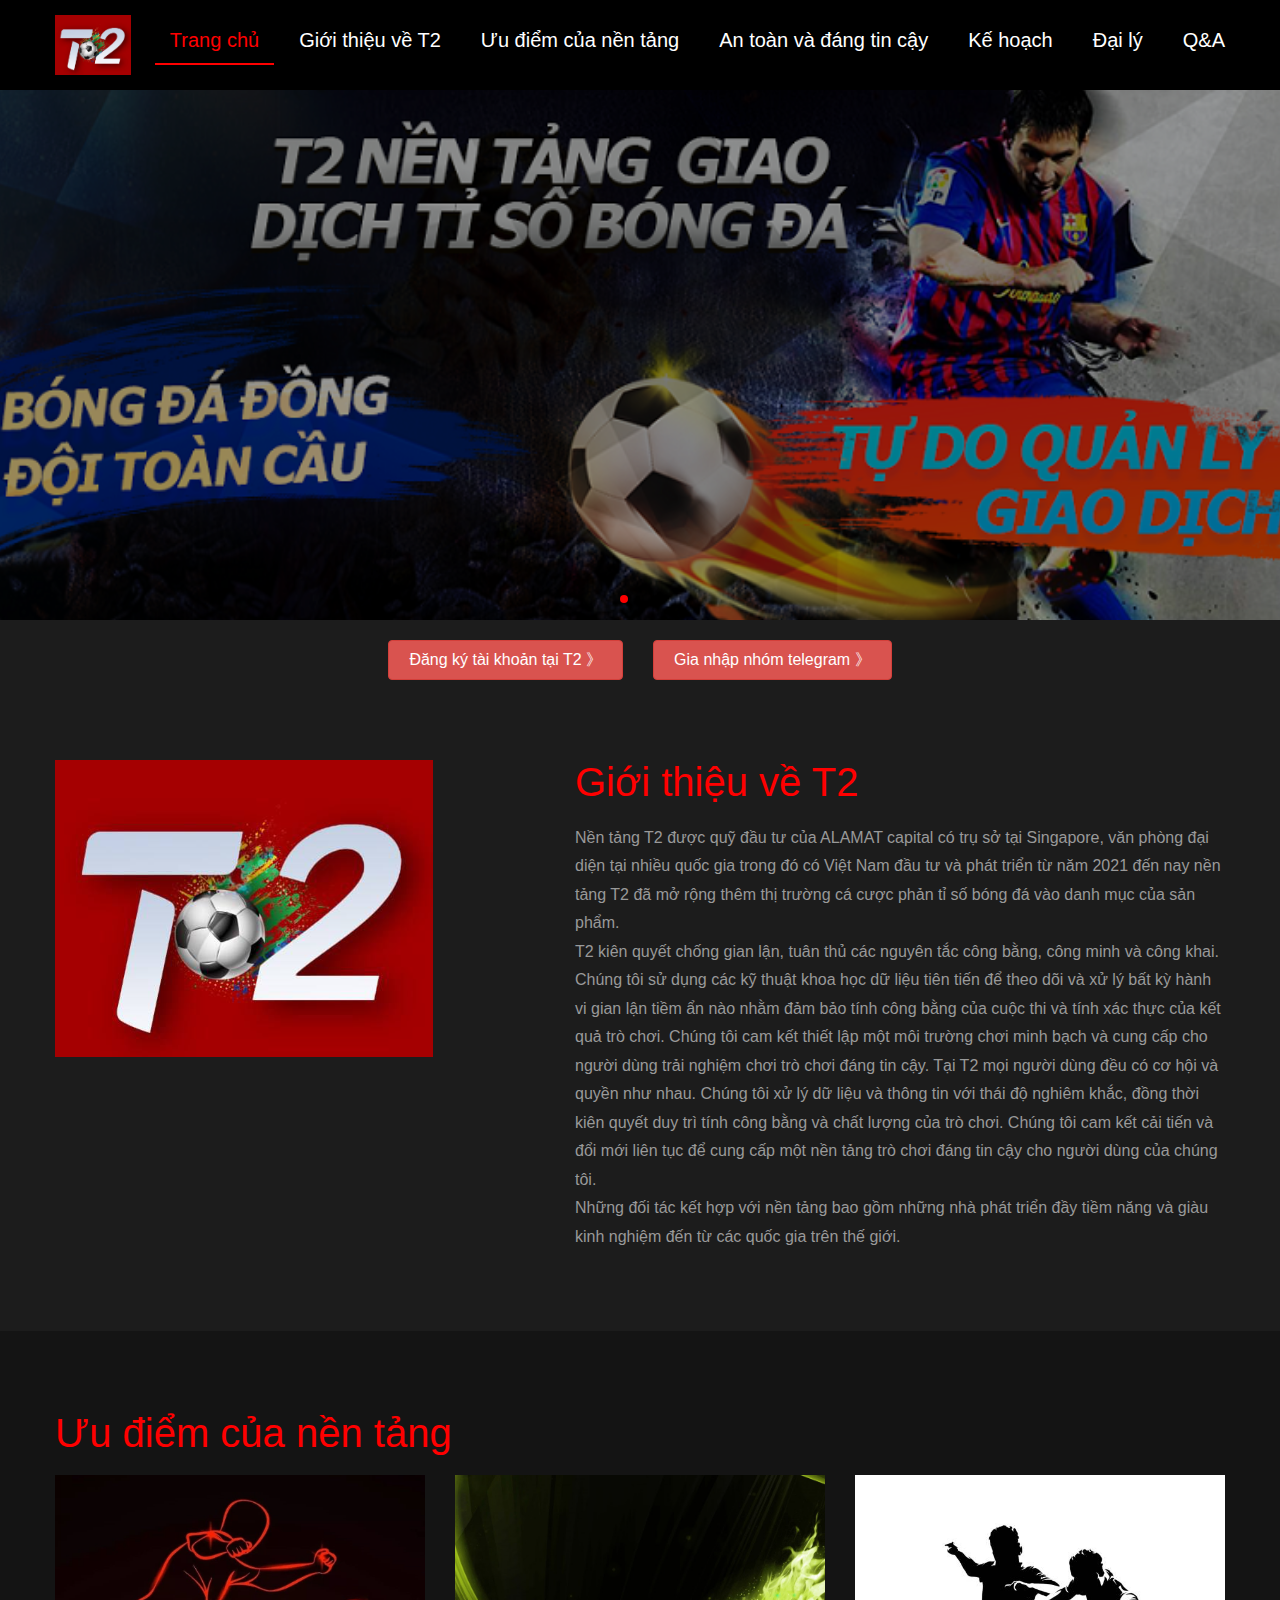
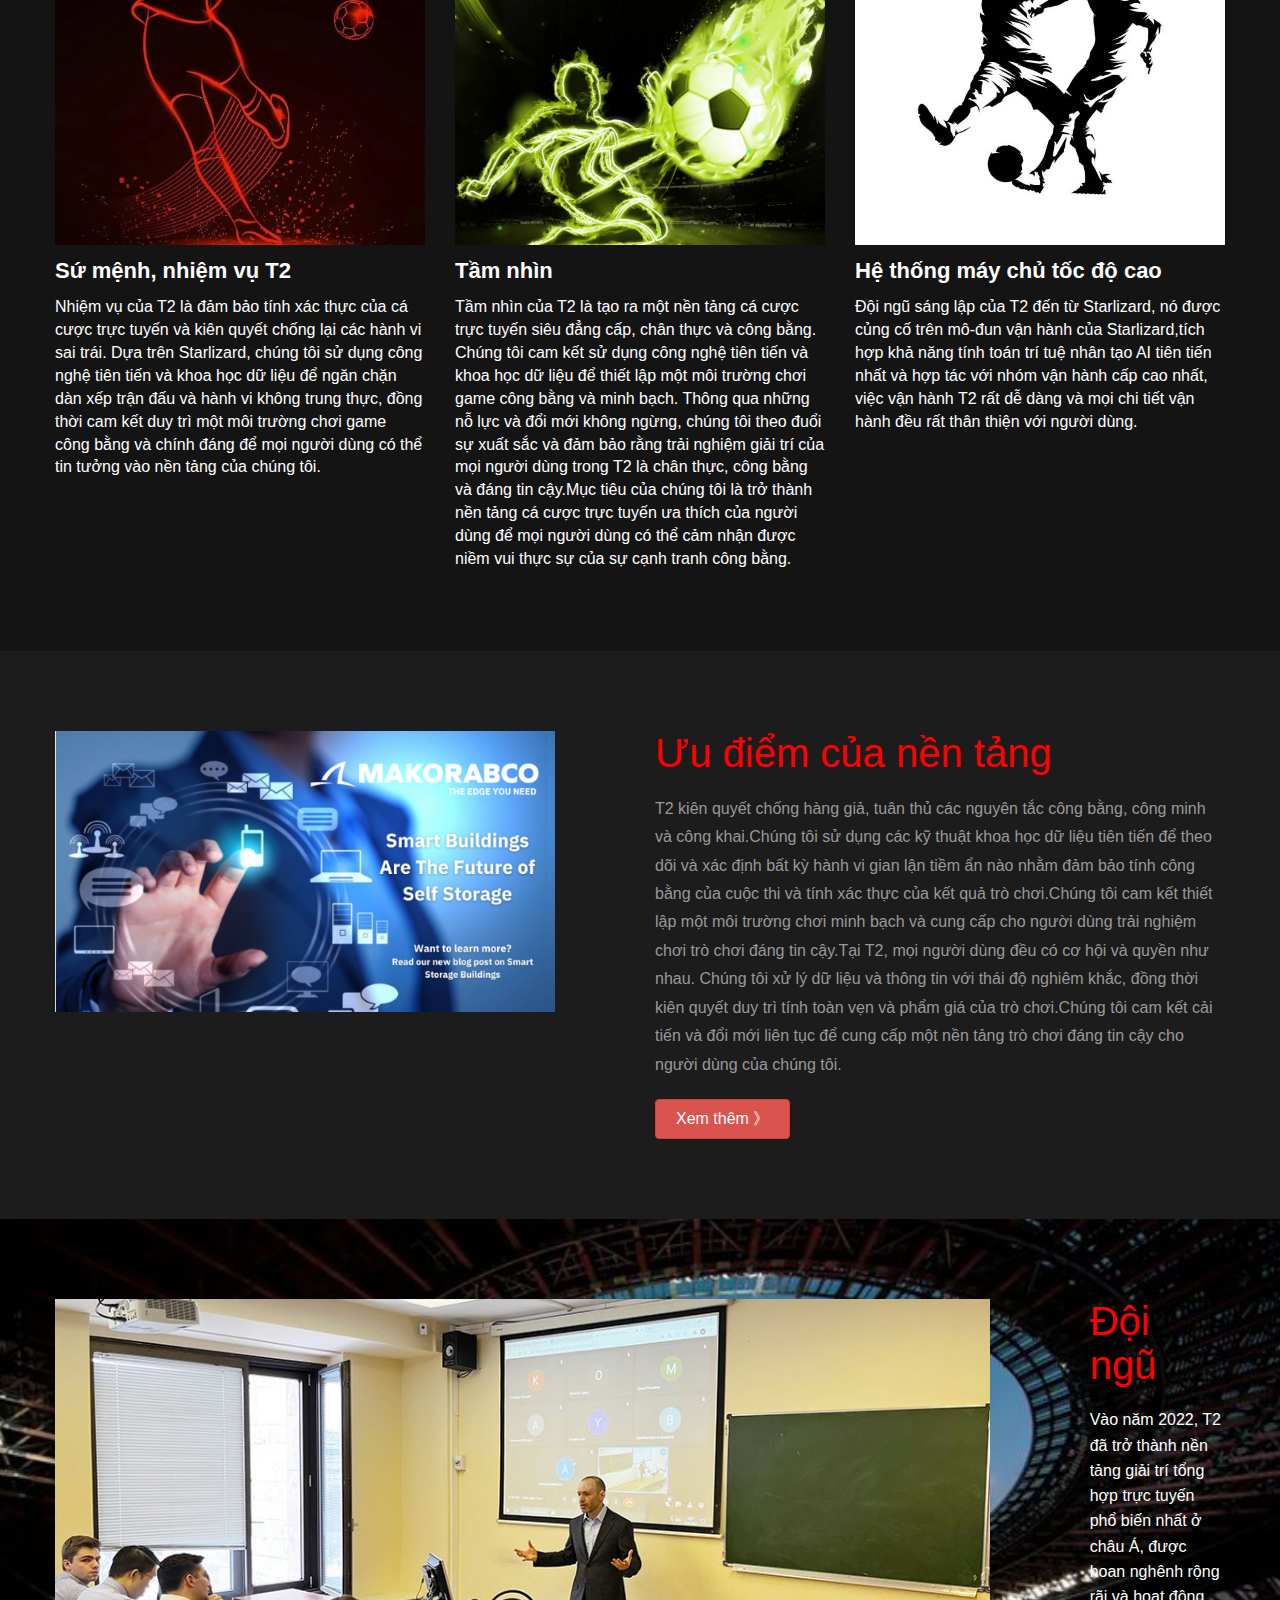
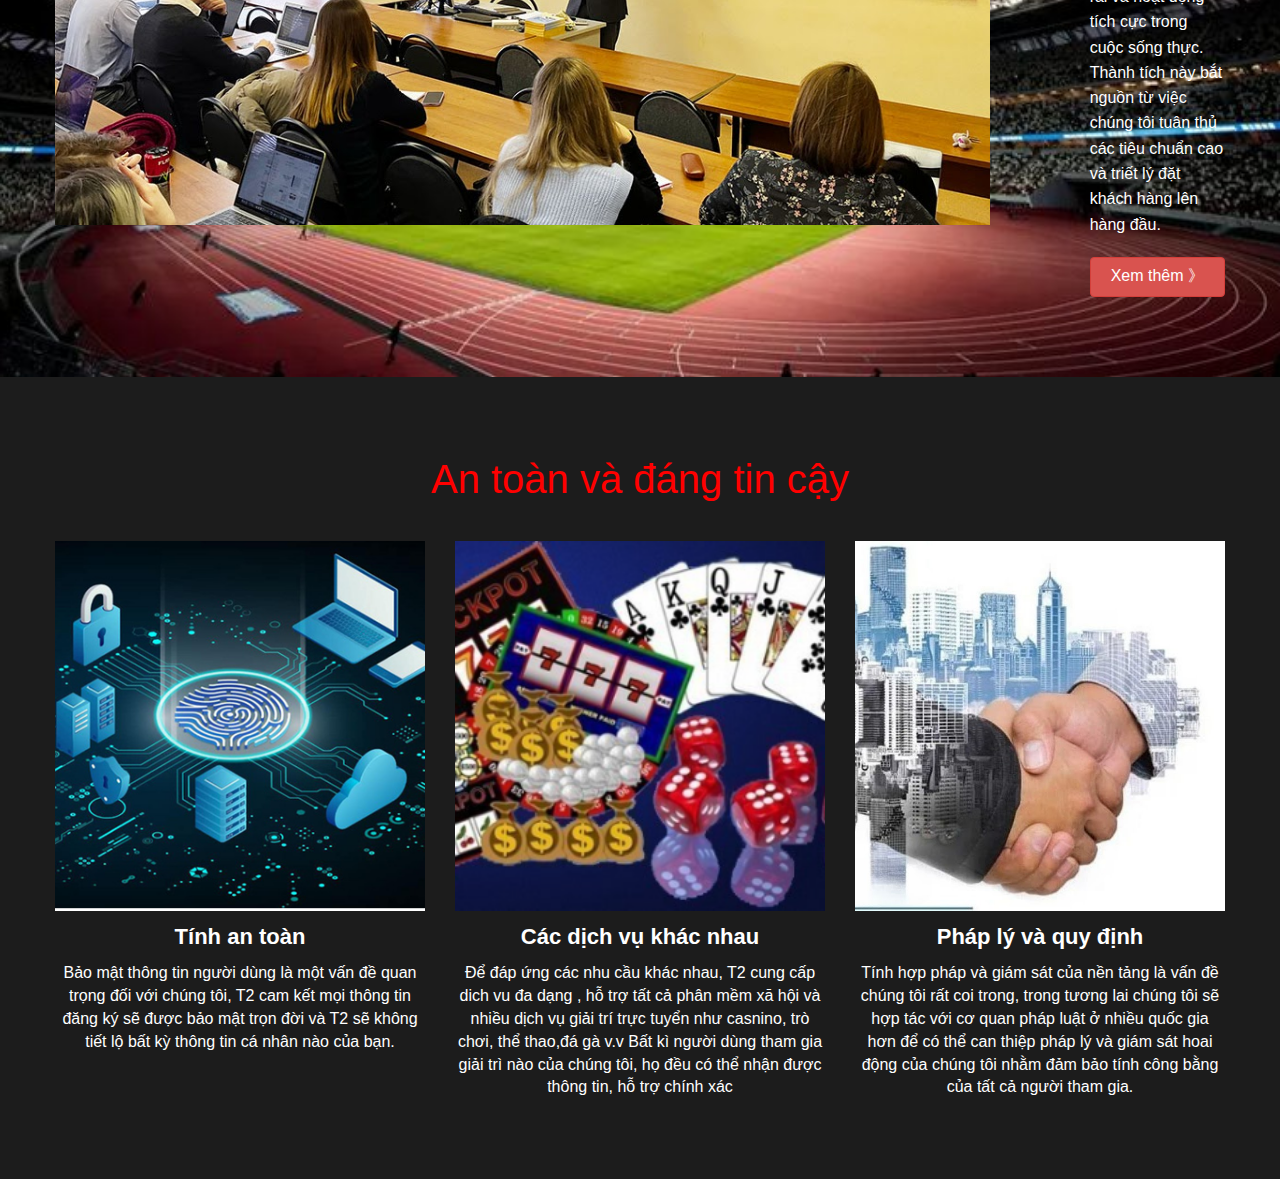
<file: index.html>
<!DOCTYPE html>
<html>
  <head>
    <meta charset="UTF-8" />
    <meta name="renderer" content="webkit" />
    <meta name="force-rendering" content="webkit" />
    <meta http-equiv="X-UA-Compatible" content="IE=Edge,chrome=1" />
    <meta
      name="format-detection"
      content="telephone=no,telephone=no,email=no,adress=no"
    />
    <meta
      name="viewport"
      content="width=device-width,user-scalable=no,initial-scale=1.0,maximum-scale=1.0,minimum-scale=1.0"
    />
    <title>T2</title>
    <meta name="keywords" content="" />
    <meta name="description" content="" />
    <link rel="shortcut icon" href="images/T2-intro.png" />
    <script src="js/jquery.min.js"></script>
    <script src="js/swiper-bundle.min.js"></script>
    <script src="js/bootstrap.min.js"></script>
    <script src="js/nav.js"></script>
    <link href="./fonts/iconfont.css" rel="stylesheet" type="text/css" />
    <link href="./css/bootstrap.css" rel="stylesheet" type="text/css" />
    <link href="./css/swiper-bundle.min.css" rel="stylesheet" type="text/css" />
    <link href="./css/style.css" rel="stylesheet" type="text/css" />
  </head>
  <body>
    <nav class="navbar navbar-default navbar-fixed-top">
      <div class="container">
        <div class="navbar-header">
          <button
            type="button"
            class="navbar-toggle collapsed"
            data-toggle="collapse"
            data-target="#navbar"
            aria-expanded="false"
            aria-controls="navbar"
          >
            <span class="sr-only">Toggle navigation</span>
            <span class="icon-bar"></span>
            <span class="icon-bar"></span>
            <span class="icon-bar"></span>
          </button>
          <a class="navbar-logo" href="#">
            <img src="images/T2-intro.png" alt="" />
          </a>
        </div>
        <div id="navbar" class="navbar-collapse collapse">
          <ul class="nav navbar-nav navbar-right" id="nav">
            <li class="active">
              <a href="index.html#home">Trang chủ</a>
            </li>
            <li class="">
              <a href="index.html#about">Giới thiệu về T2</a>
            </li>
            <li class="">
              <a href="index.html#hedge">Ưu điểm của nền tảng</a>
            </li>
            <li class="">
              <a href="index.html#safe">An toàn và đáng tin cậy</a>
            </li>
            <li class="">
              <a href="jihua.html">Kế hoạch</a>
            </li>
            <li class="">
              <a href="daili.html">Đại lý</a>
            </li>
            <li class="">
              <a href="qa.html">Q&A</a>
            </li>
          </ul>
        </div>
        <!--/.nav-collapse -->
      </div>
    </nav>
    <div class="index" id="home">
      <div class="swiper mySwiper bannerSwiper">
        <div class="swiper-wrapper">
          <div class="swiper-slide">
            <div
              class="index-banner"
              style="background-image: url(images/slide1.png)"
            >
              <!-- <div class="sw-grid">
                <p>Happy football chasing dreams and flying into the future</p>
                <h2>Competitive Green Passionate life</h2>
              </div> -->
            </div>
          </div>
          <div class="swiper-slide">
            <div
              class="index-banner"
              style="background-image: url(images/slide2.png)"
            >
              <!-- <div class="sw-grid">
                <p>Happy football chasing dreams and flying into the future</p>
                <h2>Competitive Green Passionate life</h2>
              </div> -->
            </div>
          </div>
          <div class="swiper-slide">
            <div
              class="index-banner"
              style="background-image: url(images/slide3.jpg)"
            >
              <!-- <div class="sw-grid">
                <p>Happy football chasing dreams and flying into the future</p>
                <h2>Competitive Green Passionate life</h2>
              </div> -->
            </div>
          </div>
        </div>
        <div class="sw-pagination"></div>
      </div>
      <div class="box-button-banner">
        <div class="btn-foot">
          <a
            href="https://vnt2h.com/?fbclid=IwAR3_sLTyhUAzix77xb18XJubzn88chIEEDipV7gbKSrKNuBKwuW4IREjQ3s#/"
            class="btn btn-danger"
            >Đăng ký tài khoản tại T2 》</a
          >
        </div>
        <div class="btn-foot">
          <a href="https://t.me/vnt26com" class="btn btn-danger"
            >Gia nhập nhóm telegram 》</a
          >
        </div>
      </div>
      <div class="index-section about-section" id="about">
        <div class="container">
          <div class="video-cell">
            <div class="video-left">
              <!-- <video controls poster="images/poster.png">
                <source src="images/v.mp4" type="video/mp4" />
              </video> -->
              <img src="images/T2-intro.png" />
            </div>
            <div class="flex_bd">
              <div class="site-head">
                <h3 class="text-red">Giới thiệu về T2</h3>
              </div>
              <div class="about-content">
                Nền tảng T2 được quỹ đầu tư của ALAMAT capital có trụ sở tại
                Singapore, văn phòng đại diện tại nhiều quốc gia trong đó có
                Việt Nam đầu tư và phát triển từ năm 2021 đến nay nền tảng T2 đã
                mở rộng thêm thị trường cá cược phản tỉ số bóng đá vào danh mục
                của sản phẩm.
                <br />
                T2 kiên quyết chống gian lận, tuân thủ các nguyên tắc công bằng,
                công minh và công khai. Chúng tôi sử dụng các kỹ thuật khoa học
                dữ liệu tiên tiến để theo dõi và xử lý bất kỳ hành vi gian lận
                tiềm ẩn nào nhằm đảm bảo tính công bằng của cuộc thi và tính xác
                thực của kết quả trò chơi. Chúng tôi cam kết thiết lập một môi
                trường chơi minh bạch và cung cấp cho người dùng trải nghiệm
                chơi trò chơi đáng tin cậy. Tại T2 mọi người dùng đều có cơ hội
                và quyền như nhau. Chúng tôi xử lý dữ liệu và thông tin với thái
                độ nghiêm khắc, đồng thời kiên quyết duy trì tính công bằng và
                chất lượng của trò chơi. Chúng tôi cam kết cải tiến và đổi mới
                liên tục để cung cấp một nền tảng trò chơi đáng tin cậy cho
                người dùng của chúng tôi.
                <br />
                Những đối tác kết hợp với nền tảng bao gồm những nhà phát triển
                đầy tiềm năng và giàu kinh nghiệm đến từ các quốc gia trên thế
                giới.
              </div>
            </div>
          </div>
        </div>
      </div>
      <div class="index-section adv-section">
        <div class="container">
          <div class="site-head">
            <h3>Ưu điểm của nền tảng</h3>
            <!-- <p>What does reverse investment mean？</p> -->
          </div>
          <div class="row row-adv">
            <div class="col-xs-12 col-md-4">
              <div class="adv-cell">
                <div class="adv-pic">
                  <img
                    src="images/hinh-nen-bong-da-dep-cho-dien-thoai-01.jpg"
                    alt=""
                  />
                </div>
                <div class="adv-card">
                  <div class="adv-title">Sứ mệnh, nhiệm vụ T2</div>
                  <div class="adv-cont text-white">
                    Nhiệm vụ của T2 là đảm bảo tính xác thực của cá cược trực
                    tuyến và kiên quyết chống lại các hành vi sai trái. Dựa trên
                    Starlizard, chúng tôi sử dụng công nghệ tiên tiến và khoa
                    học dữ liệu để ngăn chặn dàn xếp trận đấu và hành vi không
                    trung thực, đồng thời cam kết duy trì một môi trường chơi
                    game công bằng và chính đáng để mọi người dùng có thể tin
                    tưởng vào nền tảng của chúng tôi.
                  </div>
                </div>
              </div>
            </div>
            <div class="col-xs-12 col-md-4">
              <div class="adv-cell">
                <div class="adv-pic">
                  <img src="images/Hinh-nen-bong-da-tuyet-dep.jpg" alt="" />
                </div>
                <div class="adv-card">
                  <div class="adv-title">Tầm nhìn</div>
                  <div class="adv-cont text-white">
                    Tầm nhìn của T2 là tạo ra một nền tảng cá cược trực tuyến
                    siêu đẳng cấp, chân thực và công bằng. Chúng tôi cam kết sử
                    dụng công nghệ tiên tiến và khoa học dữ liệu để thiết lập
                    một môi trường chơi game công bằng và minh bạch. Thông qua
                    những nỗ lực và đổi mới không ngừng, chúng tôi theo đuổi sự
                    xuất sắc và đảm bảo rằng trải nghiệm giải trí của mọi người
                    dùng trong T2 là chân thực, công bằng và đáng tin cậy.Mục
                    tiêu của chúng tôi là trở thành nền tảng cá cược trực tuyến
                    ưa thích của người dùng để mọi người dùng có thể cảm nhận
                    được niềm vui thực sự của sự cạnh tranh công bằng.
                  </div>
                </div>
              </div>
            </div>
            <div class="col-xs-12 col-md-4">
              <div class="adv-cell">
                <div class="adv-pic">
                  <img src="images/uu-diem-3.jpg" alt="" />
                </div>
                <div class="adv-card">
                  <div class="adv-title">Hệ thống máy chủ tốc độ cao</div>
                  <div class="adv-cont text-white">
                    Đội ngũ sáng lập của T2 đến từ Starlizard, nó được củng cố
                    trên mô-đun vận hành của Starlizard,tích hợp khả năng tính
                    toán trí tuệ nhân tạo AI tiên tiến nhất và hợp tác với nhóm
                    vận hành cấp cao nhất, việc vận hành T2 rất dễ dàng và mọi
                    chi tiết vận hành đều rất thân thiện với người dùng.
                  </div>
                </div>
              </div>
            </div>
          </div>
        </div>
      </div>
      <div class="index-section plat-section" id="hedge">
        <div class="container">
          <div class="platform-cell">
            <div class="platform-photo">
              <img src="images/uu-diem-nen-tang.png" alt="" />
            </div>
            <div class="flex_bd">
              <div class="plat-grid text-gray">
                <div class="site-head">
                  <h3>Ưu điểm của nền tảng</h3>
                </div>
                <p>
                  T2 kiên quyết chống hàng giả, tuân thủ các nguyên tắc công
                  bằng, công minh và công khai.Chúng tôi sử dụng các kỹ thuật
                  khoa học dữ liệu tiên tiến để theo dõi và xác định bất kỳ hành
                  vi gian lận tiềm ẩn nào nhằm đảm bảo tính công bằng của cuộc
                  thi và tính xác thực của kết quả trò chơi.Chúng tôi cam kết
                  thiết lập một môi trường chơi minh bạch và cung cấp cho người
                  dùng trải nghiệm chơi trò chơi đáng tin cậy.Tại T2, mọi người
                  dùng đều có cơ hội và quyền như nhau. Chúng tôi xử lý dữ liệu
                  và thông tin với thái độ nghiêm khắc, đồng thời kiên quyết duy
                  trì tính toàn vẹn và phẩm giá của trò chơi.Chúng tôi cam kết
                  cải tiến và đổi mới liên tục để cung cấp một nền tảng trò chơi
                  đáng tin cậy cho người dùng của chúng tôi.
                </p>
              </div>
              <div class="btn-foot">
                <a href="" class="btn btn-danger">Xem thêm 》</a>
              </div>
            </div>
          </div>
        </div>
      </div>
      <div class="index-section team-section">
        <div class="container">
          <div class="team-cells">
            <div class="team-photo">
              <img src="images2/doi-ngu.jpg" alt="" />
            </div>
            <div class="flex_bd">
              <div class="team-grid">
                <div class="site-head">
                  <h3>Đội ngũ</h3>
                </div>
                <div class="t-3">
                  Vào năm 2022, T2 đã trở thành nền tảng giải trí tổng hợp trực
                  tuyến phổ biến nhất ở châu Á, được hoan nghênh rộng rãi và
                  hoạt động tích cực trong cuộc sống thực. Thành tích này bắt
                  nguồn từ việc chúng tôi tuân thủ các tiêu chuẩn cao và triết
                  lý đặt khách hàng lên hàng đầu.
                </div>
                <div class="btn-foot">
                  <a href="" class="btn btn-danger">Xem thêm 》</a>
                </div>
              </div>
            </div>
          </div>
        </div>
      </div>
      <div class="index-section" id="safe">
        <div class="container">
          <div class="site-head site-honner-head text-center">
            <h3>An toàn và đáng tin cậy</h3>
          </div>
          <div class="row row-adv">
            <div class="col-xs-12 col-md-4">
              <div class="adv-cell">
                <div class="adv-pic">
                  <img src="images2/bao_mat_thong_tin.png" alt="" />
                </div>
                <div class="adv-card">
                  <div class="adv-title text-center">Tính an toàn</div>
                  <div class="adv-cont text-white text-center">
                    Bảo mật thông tin người dùng là một vấn đề quan trọng đối
                    với chúng tôi, T2 cam kết mọi thông tin đăng ký sẽ được bảo
                    mật trọn đời và T2 sẽ không tiết lộ bất kỳ thông tin cá nhân
                    nào của bạn.
                  </div>
                </div>
              </div>
            </div>
            <div class="col-xs-12 col-md-4">
              <div class="adv-cell">
                <div class="adv-pic">
                  <img src="images2/tam_nhin.png" alt="" />
                </div>
                <div class="adv-card">
                  <div class="adv-title text-center">Các dịch vụ khác nhau</div>
                  <div class="adv-cont text-white text-center">
                    Để đáp ứng các nhu cầu khác nhau, T2 cung cấp dich vu đa
                    dạng , hỗ trợ tất cả phân mềm xā hội và nhiều dịch vụ giải
                    trí trực tuyển như casnino, trò chơi, thể thao,đá gà v.v Bất
                    kì người dùng tham gia giải trì nào của chúng tôi, họ đều có
                    thể nhận được thông tin, hỗ trợ chính xác
                  </div>
                </div>
              </div>
            </div>
            <div class="col-xs-12 col-md-4">
              <div class="adv-cell">
                <div class="adv-pic">
                  <img src="images2/phap-ly.jpg" alt="" />
                </div>
                <div class="adv-card">
                  <div class="adv-title text-center">Pháp lý và quy định</div>
                  <div class="adv-cont text-white text-center">
                    Tính hợp pháp và giám sát của nền tảng là vấn đề chúng tôi
                    rất coi trong, trong tương lai chúng tôi sẽ hợp tác với cơ
                    quan pháp luật ở nhiều quốc gia hơn để có thể can thiệp pháp
                    lý và giám sát hoai động của chúng tôi nhằm đảm bảo tính
                    công bằng của tất cả người tham gia.
                  </div>
                </div>
              </div>
            </div>
          </div>
        </div>
      </div>
    </div>
    <!-- <div class="footer">
		xxxxxxx
	</div> -->
    <!-- <div class="kefu-link">
		<a href="https://chatlink.mstatik.com/widget/standalone.html?eid=cbdc792bf14258ccfcf34a6627a375ed&language=en" target="_blank" class="link">
			<img src="images/kefu.png" alt="">
		</a>
	</div> -->
    <script>
      var swiper = new Swiper(".caseSwiper", {
        navigation: {
          nextEl: ".swiper-c-next",
          prevEl: ".swiper-c-prev",
        },
      });
      var swiper = new Swiper(".honnerSwiper", {
        slidesPerView: 1,
        spaceBetween: 20,
        pagination: {
          el: ".h-pagination",
          clickable: true,
        },
        navigation: {
          nextEl: ".swiper-h-next",
          prevEl: ".swiper-h-prev",
        },
        breakpoints: {
          768: {
            slidesPerView: 2,
          },
          1024: {
            slidesPerView: 3,
          },
        },
      });
      var swiper = new Swiper(".bannerSwiper", {
        slidesPerView: 1,
        autoplay: {
          delay: 4500, // 自动播放间隔时间
          disableOnInteraction: false, // 用户操作后是否停止自动播放
        },
        pagination: {
          el: ".sw-pagination",
          clickable: true,
        },
        loop: true,
      });
    </script>
    <script>
      $(function () {
        $("#nav").onePageNav();
      });
    </script>
  </body>
</html>
</file>
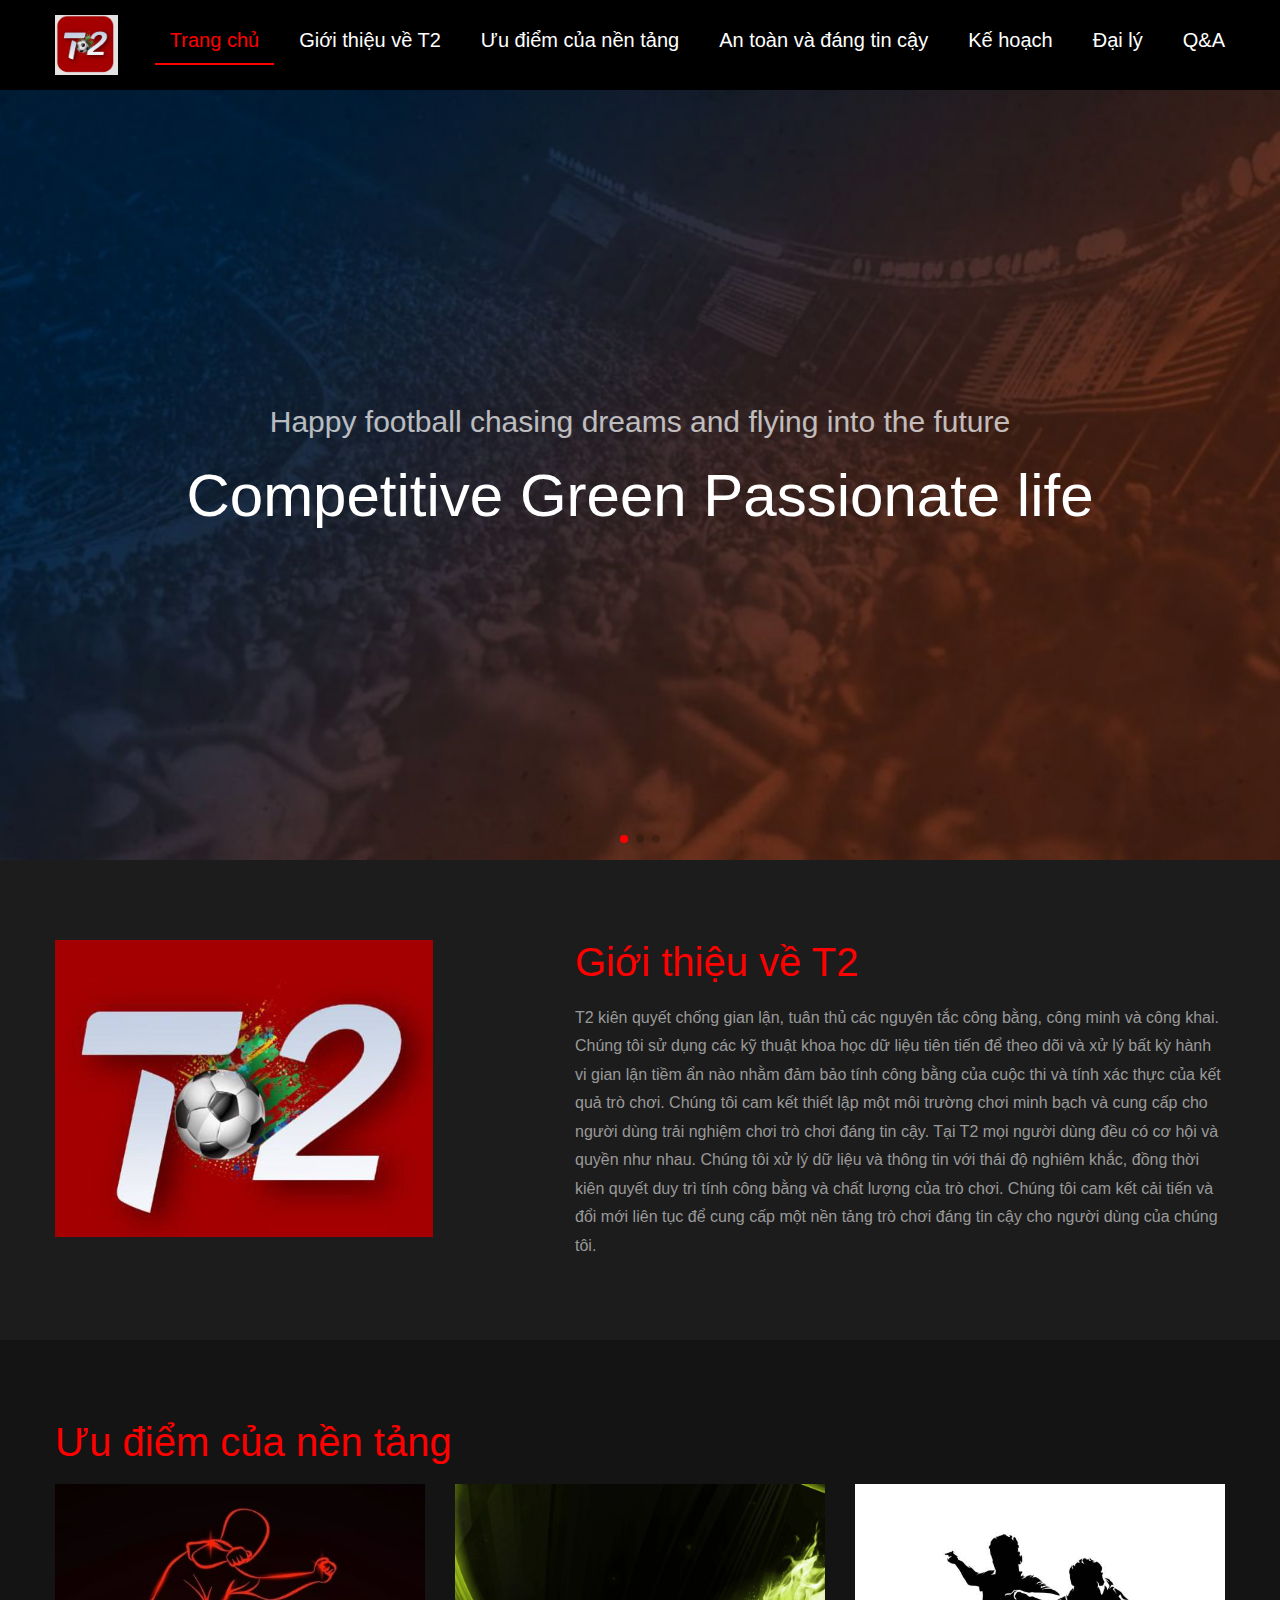
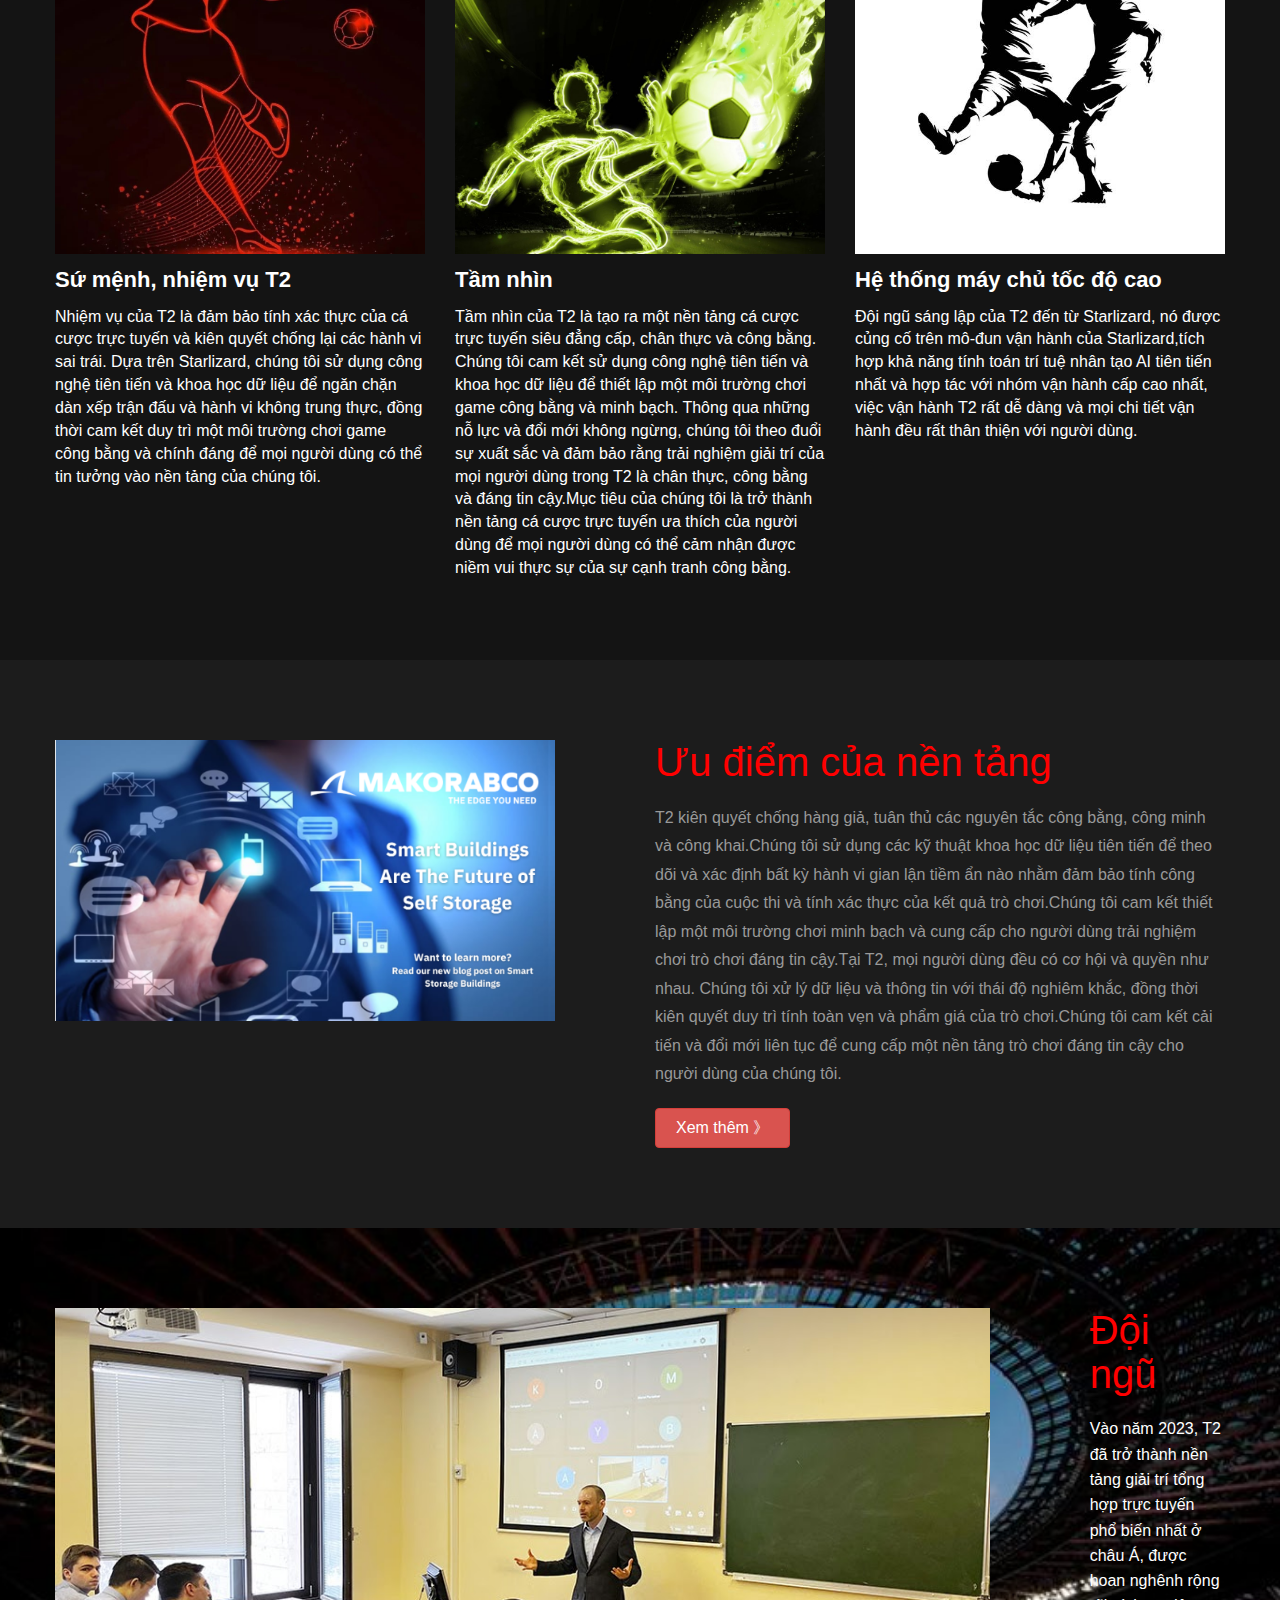
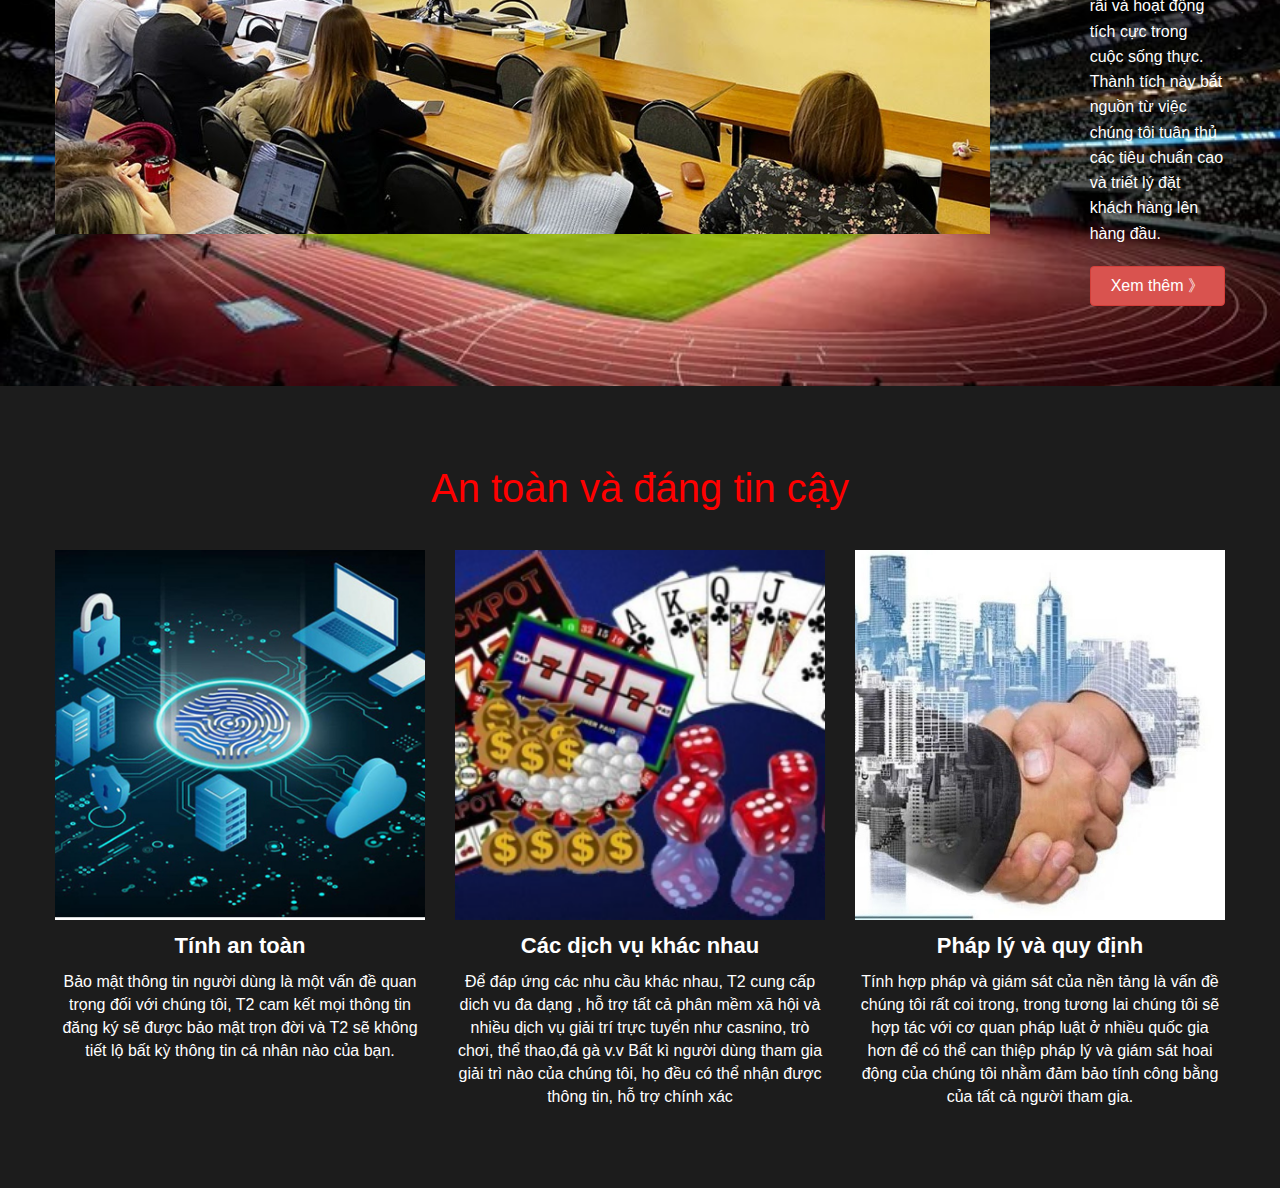
<file: job/index.html>
<!DOCTYPE html>
<html>
  <head>
    <meta charset="UTF-8" />
    <meta name="renderer" content="webkit" />
    <meta name="force-rendering" content="webkit" />
    <meta http-equiv="X-UA-Compatible" content="IE=Edge,chrome=1" />
    <meta
      name="format-detection"
      content="telephone=no,telephone=no,email=no,adress=no"
    />
    <meta
      name="viewport"
      content="width=device-width,user-scalable=no,initial-scale=1.0,maximum-scale=1.0,minimum-scale=1.0"
    />
    <title>T2</title>
    <meta name="keywords" content="" />
    <meta name="description" content="" />
    <link rel="shortcut icon" href="images/favicon.ico" />
    <script src="js/jquery.min.js"></script>
    <script src="js/swiper-bundle.min.js"></script>
    <script src="js/bootstrap.min.js"></script>
    <script src="js/nav.js"></script>
    <link href="./fonts/iconfont.css" rel="stylesheet" type="text/css" />
    <link href="./css/bootstrap.css" rel="stylesheet" type="text/css" />
    <link href="./css/swiper-bundle.min.css" rel="stylesheet" type="text/css" />
    <link href="./css/style.css" rel="stylesheet" type="text/css" />
  </head>
  <body>
    <nav class="navbar navbar-default navbar-fixed-top">
      <div class="container">
        <div class="navbar-header">
          <button
            type="button"
            class="navbar-toggle collapsed"
            data-toggle="collapse"
            data-target="#navbar"
            aria-expanded="false"
            aria-controls="navbar"
          >
            <span class="sr-only">Toggle navigation</span>
            <span class="icon-bar"></span>
            <span class="icon-bar"></span>
            <span class="icon-bar"></span>
          </button>
          <a class="navbar-logo" href="#">
            <img src="images2/logo.jpg" alt="" />
          </a>
        </div>
        <div id="navbar" class="navbar-collapse collapse">
          <ul class="nav navbar-nav navbar-right" id="nav">
            <li class="active">
              <a href="index.html#home">Trang chủ</a>
            </li>
            <li class="">
              <a href="index.html#about">Giới thiệu về T2</a>
            </li>
            <li class="">
              <a href="index.html#hedge">Ưu điểm của nền tảng</a>
            </li>
            <li class="">
              <a href="index.html#safe">An toàn và đáng tin cậy</a>
            </li>
            <li class="">
              <a href="jihua.html">Kế hoạch</a>
            </li>
            <li class="">
              <a href="daili.html">Đại lý</a>
            </li>
            <li class="">
              <a href="qa.html">Q&A</a>
            </li>
          </ul>
        </div>
        <!--/.nav-collapse -->
      </div>
    </nav>
    <div class="index" id="home">
      <div class="swiper mySwiper bannerSwiper">
        <div class="swiper-wrapper">
          <div class="swiper-slide">
            <div
              class="index-banner"
              style="background-image: url(images/banner.jpg)"
            >
              <div class="sw-grid">
                <p>Happy football chasing dreams and flying into the future</p>
                <h2>Competitive Green Passionate life</h2>
              </div>
            </div>
          </div>
          <div class="swiper-slide">
            <div
              class="index-banner"
              style="background-image: url(images/banner.jpg)"
            >
              <div class="sw-grid">
                <p>Happy football chasing dreams and flying into the future</p>
                <h2>Competitive Green Passionate life</h2>
              </div>
            </div>
          </div>
          <div class="swiper-slide">
            <div
              class="index-banner"
              style="background-image: url(images/banner.jpg)"
            >
              <div class="sw-grid">
                <p>Happy football chasing dreams and flying into the future</p>
                <h2>Competitive Green Passionate life</h2>
              </div>
            </div>
          </div>
        </div>
        <div class="sw-pagination"></div>
      </div>
      <div class="index-section about-section" id="about">
        <div class="container">
          <div class="video-cell">
            <div class="video-left">
              <!-- <video controls poster="images/poster.png">
                <source src="images/v.mp4" type="video/mp4" />
              </video> -->
              <img src="images/T2-intro.png" />
            </div>
            <div class="flex_bd">
              <div class="site-head">
                <h3 class="text-red">Giới thiệu về T2</h3>
              </div>
              <div class="about-content">
                T2 kiên quyết chống gian lận, tuân thủ các nguyên tắc công bằng,
                công minh và công khai. Chúng tôi sử dụng các kỹ thuật khoa học
                dữ liệu tiên tiến để theo dõi và xử lý bất kỳ hành vi gian lận
                tiềm ẩn nào nhằm đảm bảo tính công bằng của cuộc thi và tính xác
                thực của kết quả trò chơi. Chúng tôi cam kết thiết lập một môi
                trường chơi minh bạch và cung cấp cho người dùng trải nghiệm
                chơi trò chơi đáng tin cậy. Tại T2 mọi người dùng đều có cơ hội
                và quyền như nhau. Chúng tôi xử lý dữ liệu và thông tin với thái
                độ nghiêm khắc, đồng thời kiên quyết duy trì tính công bằng và
                chất lượng của trò chơi. Chúng tôi cam kết cải tiến và đổi mới
                liên tục để cung cấp một nền tảng trò chơi đáng tin cậy cho
                người dùng của chúng tôi.
              </div>
            </div>
          </div>
        </div>
      </div>
      <div class="index-section adv-section">
        <div class="container">
          <div class="site-head">
            <h3>Ưu điểm của nền tảng</h3>
            <!-- <p>What does reverse investment mean？</p> -->
          </div>
          <div class="row row-adv">
            <div class="col-xs-12 col-md-4">
              <div class="adv-cell">
                <div class="adv-pic">
                  <img
                    src="images/hinh-nen-bong-da-dep-cho-dien-thoai-01.jpg"
                    alt=""
                  />
                </div>
                <div class="adv-card">
                  <div class="adv-title">Sứ mệnh, nhiệm vụ T2</div>
                  <div class="adv-cont text-white">
                    Nhiệm vụ của T2 là đảm bảo tính xác thực của cá cược trực
                    tuyến và kiên quyết chống lại các hành vi sai trái. Dựa trên
                    Starlizard, chúng tôi sử dụng công nghệ tiên tiến và khoa
                    học dữ liệu để ngăn chặn dàn xếp trận đấu và hành vi không
                    trung thực, đồng thời cam kết duy trì một môi trường chơi
                    game công bằng và chính đáng để mọi người dùng có thể tin
                    tưởng vào nền tảng của chúng tôi.
                  </div>
                </div>
              </div>
            </div>
            <div class="col-xs-12 col-md-4">
              <div class="adv-cell">
                <div class="adv-pic">
                  <img src="images/Hinh-nen-bong-da-tuyet-dep.jpg" alt="" />
                </div>
                <div class="adv-card">
                  <div class="adv-title">Tầm nhìn</div>
                  <div class="adv-cont text-white">
                    Tầm nhìn của T2 là tạo ra một nền tảng cá cược trực tuyến
                    siêu đẳng cấp, chân thực và công bằng. Chúng tôi cam kết sử
                    dụng công nghệ tiên tiến và khoa học dữ liệu để thiết lập
                    một môi trường chơi game công bằng và minh bạch. Thông qua
                    những nỗ lực và đổi mới không ngừng, chúng tôi theo đuổi sự
                    xuất sắc và đảm bảo rằng trải nghiệm giải trí của mọi người
                    dùng trong T2 là chân thực, công bằng và đáng tin cậy.Mục
                    tiêu của chúng tôi là trở thành nền tảng cá cược trực tuyến
                    ưa thích của người dùng để mọi người dùng có thể cảm nhận
                    được niềm vui thực sự của sự cạnh tranh công bằng.
                  </div>
                </div>
              </div>
            </div>
            <div class="col-xs-12 col-md-4">
              <div class="adv-cell">
                <div class="adv-pic">
                  <img src="images/uu-diem-3.jpg" alt="" />
                </div>
                <div class="adv-card">
                  <div class="adv-title">Hệ thống máy chủ tốc độ cao</div>
                  <div class="adv-cont text-white">
                    Đội ngũ sáng lập của T2 đến từ Starlizard, nó được củng cố
                    trên mô-đun vận hành của Starlizard,tích hợp khả năng tính
                    toán trí tuệ nhân tạo AI tiên tiến nhất và hợp tác với nhóm
                    vận hành cấp cao nhất, việc vận hành T2 rất dễ dàng và mọi
                    chi tiết vận hành đều rất thân thiện với người dùng.
                  </div>
                </div>
              </div>
            </div>
          </div>
        </div>
      </div>
      <div class="index-section plat-section" id="hedge">
        <div class="container">
          <div class="platform-cell">
            <div class="platform-photo">
              <img src="images/uu-diem-nen-tang.png" alt="" />
            </div>
            <div class="flex_bd">
              <div class="plat-grid text-gray">
                <div class="site-head">
                  <h3>Ưu điểm của nền tảng</h3>
                </div>
                <p>
                  T2 kiên quyết chống hàng giả, tuân thủ các nguyên tắc công
                  bằng, công minh và công khai.Chúng tôi sử dụng các kỹ thuật
                  khoa học dữ liệu tiên tiến để theo dõi và xác định bất kỳ hành
                  vi gian lận tiềm ẩn nào nhằm đảm bảo tính công bằng của cuộc
                  thi và tính xác thực của kết quả trò chơi.Chúng tôi cam kết
                  thiết lập một môi trường chơi minh bạch và cung cấp cho người
                  dùng trải nghiệm chơi trò chơi đáng tin cậy.Tại T2, mọi người
                  dùng đều có cơ hội và quyền như nhau. Chúng tôi xử lý dữ liệu
                  và thông tin với thái độ nghiêm khắc, đồng thời kiên quyết duy
                  trì tính toàn vẹn và phẩm giá của trò chơi.Chúng tôi cam kết
                  cải tiến và đổi mới liên tục để cung cấp một nền tảng trò chơi
                  đáng tin cậy cho người dùng của chúng tôi.
                </p>
              </div>
              <div class="btn-foot">
                <a href="" class="btn btn-danger">Xem thêm 》</a>
              </div>
            </div>
          </div>
        </div>
      </div>
      <div class="index-section team-section">
        <div class="container">
          <div class="team-cells">
            <div class="team-photo">
              <img src="images2/doi-ngu.jpg" alt="" />
            </div>
            <div class="flex_bd">
              <div class="team-grid">
                <div class="site-head">
                  <h3>Đội ngũ</h3>
                </div>
                <div class="t-3">
                  Vào năm 2023, T2 đã trở thành nền tảng giải trí tổng hợp trực
                  tuyến phổ biến nhất ở châu Á, được hoan nghênh rộng rãi và
                  hoạt động tích cực trong cuộc sống thực. Thành tích này bắt
                  nguồn từ việc chúng tôi tuân thủ các tiêu chuẩn cao và triết
                  lý đặt khách hàng lên hàng đầu.
                </div>
                <div class="btn-foot">
                  <a href="" class="btn btn-danger">Xem thêm 》</a>
                </div>
              </div>
            </div>
          </div>
        </div>
      </div>
      <div class="index-section" id="safe">
        <div class="container">
          <div class="site-head site-honner-head text-center">
            <h3>An toàn và đáng tin cậy</h3>
          </div>
          <div class="row row-adv">
            <div class="col-xs-12 col-md-4">
              <div class="adv-cell">
                <div class="adv-pic">
                  <img src="images2/bao_mat_thong_tin.png" alt="" />
                </div>
                <div class="adv-card">
                  <div class="adv-title text-center">Tính an toàn</div>
                  <div class="adv-cont text-white text-center">
                    Bảo mật thông tin người dùng là một vấn đề quan trọng đối
                    với chúng tôi, T2 cam kết mọi thông tin đăng ký sẽ được bảo
                    mật trọn đời và T2 sẽ không tiết lộ bất kỳ thông tin cá nhân
                    nào của bạn.
                  </div>
                </div>
              </div>
            </div>
            <div class="col-xs-12 col-md-4">
              <div class="adv-cell">
                <div class="adv-pic">
                  <img src="images2/tam_nhin.png" alt="" />
                </div>
                <div class="adv-card">
                  <div class="adv-title text-center">Các dịch vụ khác nhau</div>
                  <div class="adv-cont text-white text-center">
                    Để đáp ứng các nhu cầu khác nhau, T2 cung cấp dich vu đa
                    dạng , hỗ trợ tất cả phân mềm xā hội và nhiều dịch vụ giải
                    trí trực tuyển như casnino, trò chơi, thể thao,đá gà v.v Bất
                    kì người dùng tham gia giải trì nào của chúng tôi, họ đều có
                    thể nhận được thông tin, hỗ trợ chính xác
                  </div>
                </div>
              </div>
            </div>
            <div class="col-xs-12 col-md-4">
              <div class="adv-cell">
                <div class="adv-pic">
                  <img src="images2/phap-ly.jpg" alt="" />
                </div>
                <div class="adv-card">
                  <div class="adv-title text-center">Pháp lý và quy định</div>
                  <div class="adv-cont text-white text-center">
                    Tính hợp pháp và giám sát của nền tảng là vấn đề chúng tôi
                    rất coi trong, trong tương lai chúng tôi sẽ hợp tác với cơ
                    quan pháp luật ở nhiều quốc gia hơn để có thể can thiệp pháp
                    lý và giám sát hoai động của chúng tôi nhằm đảm bảo tính
                    công bằng của tất cả người tham gia.
                  </div>
                </div>
              </div>
            </div>
          </div>
        </div>
      </div>
    </div>
    <!-- <div class="footer">
		xxxxxxx
	</div> -->
    <!-- <div class="kefu-link">
		<a href="https://chatlink.mstatik.com/widget/standalone.html?eid=cbdc792bf14258ccfcf34a6627a375ed&language=en" target="_blank" class="link">
			<img src="images/kefu.png" alt="">
		</a>
	</div> -->
    <script>
      var swiper = new Swiper(".caseSwiper", {
        navigation: {
          nextEl: ".swiper-c-next",
          prevEl: ".swiper-c-prev",
        },
      });
      var swiper = new Swiper(".honnerSwiper", {
        slidesPerView: 1,
        spaceBetween: 20,
        pagination: {
          el: ".h-pagination",
          clickable: true,
        },
        navigation: {
          nextEl: ".swiper-h-next",
          prevEl: ".swiper-h-prev",
        },
        breakpoints: {
          768: {
            slidesPerView: 2,
          },
          1024: {
            slidesPerView: 3,
          },
        },
      });
      var swiper = new Swiper(".bannerSwiper", {
        slidesPerView: 1,
        autoplay: {
          delay: 4500, // 自动播放间隔时间
          disableOnInteraction: false, // 用户操作后是否停止自动播放
        },
        pagination: {
          el: ".sw-pagination",
          clickable: true,
        },
        loop: true,
      });
    </script>
    <script>
      $(function () {
        $("#nav").onePageNav();
      });
    </script>
  </body>
</html>
</file>
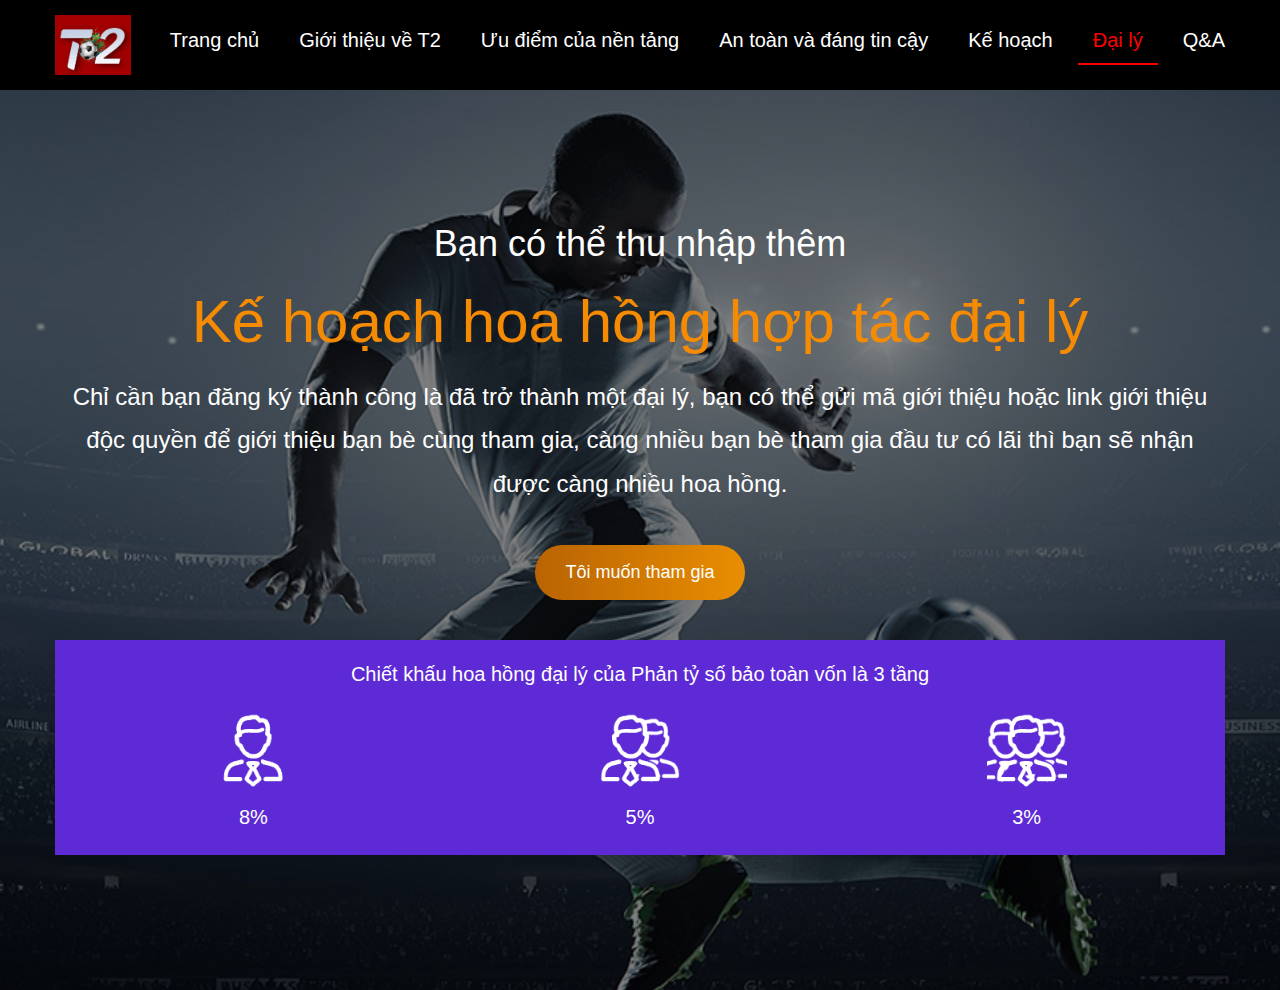
<file: daili.html>
<!DOCTYPE html>
<html>
  <head>
    <meta charset="UTF-8" />
    <meta name="renderer" content="webkit" />
    <meta name="force-rendering" content="webkit" />
    <meta http-equiv="X-UA-Compatible" content="IE=Edge,chrome=1" />
    <meta
      name="format-detection"
      content="telephone=no,telephone=no,email=no,adress=no"
    />
    <meta
      name="viewport"
      content="width=device-width,user-scalable=no,initial-scale=1.0,maximum-scale=1.0,minimum-scale=1.0"
    />
    <title>T2</title>
    <meta name="keywords" content="" />
    <meta name="description" content="" />
    <link rel="shortcut icon" href="images/favicon.ico" />
    <script src="js/jquery.min.js"></script>
    <script src="js/swiper-bundle.min.js"></script>
    <script src="js/bootstrap.min.js"></script>
    <script src="js/nav.js"></script>
    <link href="./fonts/iconfont.css" rel="stylesheet" type="text/css" />
    <link href="./css/bootstrap.css" rel="stylesheet" type="text/css" />
    <link href="./css/swiper-bundle.min.css" rel="stylesheet" type="text/css" />
    <link href="./css/style.css" rel="stylesheet" type="text/css" />
  </head>
  <body>
    <nav class="navbar navbar-default navbar-fixed-top">
      <div class="container">
        <div class="navbar-header">
          <button
            type="button"
            class="navbar-toggle collapsed"
            data-toggle="collapse"
            data-target="#navbar"
            aria-expanded="false"
            aria-controls="navbar"
          >
            <span class="sr-only">Toggle navigation</span>
            <span class="icon-bar"></span>
            <span class="icon-bar"></span>
            <span class="icon-bar"></span>
          </button>
          <a class="navbar-logo" href="#">
            <img src="images/T2-intro.png" alt="" />
          </a>
        </div>
        <div id="navbar" class="navbar-collapse collapse">
          <ul class="nav navbar-nav navbar-right" id="nav">
            <li>
              <a href="index.html#home">Trang chủ</a>
            </li>
            <li class="">
              <a href="index.html#about">Giới thiệu về T2</a>
            </li>
            <li class="">
              <a href="index.html#hedge">Ưu điểm của nền tảng</a>
            </li>
            <li class="">
              <a href="index.html#safe">An toàn và đáng tin cậy</a>
            </li>

            <li class="">
              <a href="jihua.html">Kế hoạch</a>
            </li>
            <li class="active">
              <a href="daili.html">Đại lý</a>
            </li>
            <li class="">
              <a href="qa.html">Q&A</a>
            </li>
          </ul>
        </div>
        <!--/.nav-collapse -->
      </div>
    </nav>
    <div
      class="block-8"
      style="background-image: url(images2/hinh-anh-dep-ve-bong-da-5.jpg)"
    >
      <div class="block8-inner container">
        <p class="text-0">Bạn có thể thu nhập thêm</p>
        <p class="text-1">Kế hoạch hoa hồng hợp tác đại lý</p>
        <p class="text-2">
          Chỉ cần bạn đăng ký thành công là đã trở thành một đại lý, bạn có thể
          gửi mã giới thiệu hoặc link giới thiệu độc quyền để giới thiệu bạn bè
          cùng tham gia, càng nhiều bạn bè tham gia đầu tư có lãi thì bạn sẽ
          nhận được càng nhiều hoa hồng.
        </p>
        <div class="flex-center">
          <span class="agent-btn">Tôi muốn tham gia</span>
        </div>
        <div class="row block-row">
          <div class="col-md-12">
            <div class="block-panel pk-panel">
              <div class="text-top">
                Chiết khấu hoa hồng đại lý của Phản tỷ số bảo toàn vốn là 3 tầng
              </div>
              <div class="row">
                <div class="col-xs-4">
                  <img src="images/jingli.png" alt="" />
                  <div class="text-2">8%</div>
                </div>
                <div class="col-xs-4">
                  <img src="images/jingli2.png" alt="" />
                  <div class="text-2">5%</div>
                </div>
                <div class="col-xs-4">
                  <img src="images/jingli3.png" alt="" />
                  <div class="text-2">3%</div>
                </div>
              </div>
            </div>
          </div>
          <!-- <div class="col-md-6">
            <div class="block-panel blue-panel">
              <div class="text-top">
                Chiết khấu hoa hồng của Giải Trí T2 cho cấp trên và cấp dưới
              </div>
              <div class="row">
                <div class="col-xs-4">
                  <img src="images/jingli.png" alt="" />
                  <div class="text-2">0.8%</div>
                </div>
                <div class="col-xs-4">
                  <img src="images/jingli2.png" alt="" />
                  <div class="text-2">0.5%</div>
                </div>
                <div class="col-xs-4">
                  <img src="images/jingli3.png" alt="" />
                  <div class="text-2">0.1%</div>
                </div>
              </div>
            </div>
          </div> -->
        </div>
      </div>
    </div>
    <!-- <div class="footer">
		xxxxxxx
	</div> -->
    <!-- <div class="kefu-link">
		<a href="https://chatlink.mstatik.com/widget/standalone.html?eid=cbdc792bf14258ccfcf34a6627a375ed&language=en" target="_blank" class="link">
			<img src="images/kefu.png" alt="">
		</a>
	</div> -->
  </body>
</html>
</file>
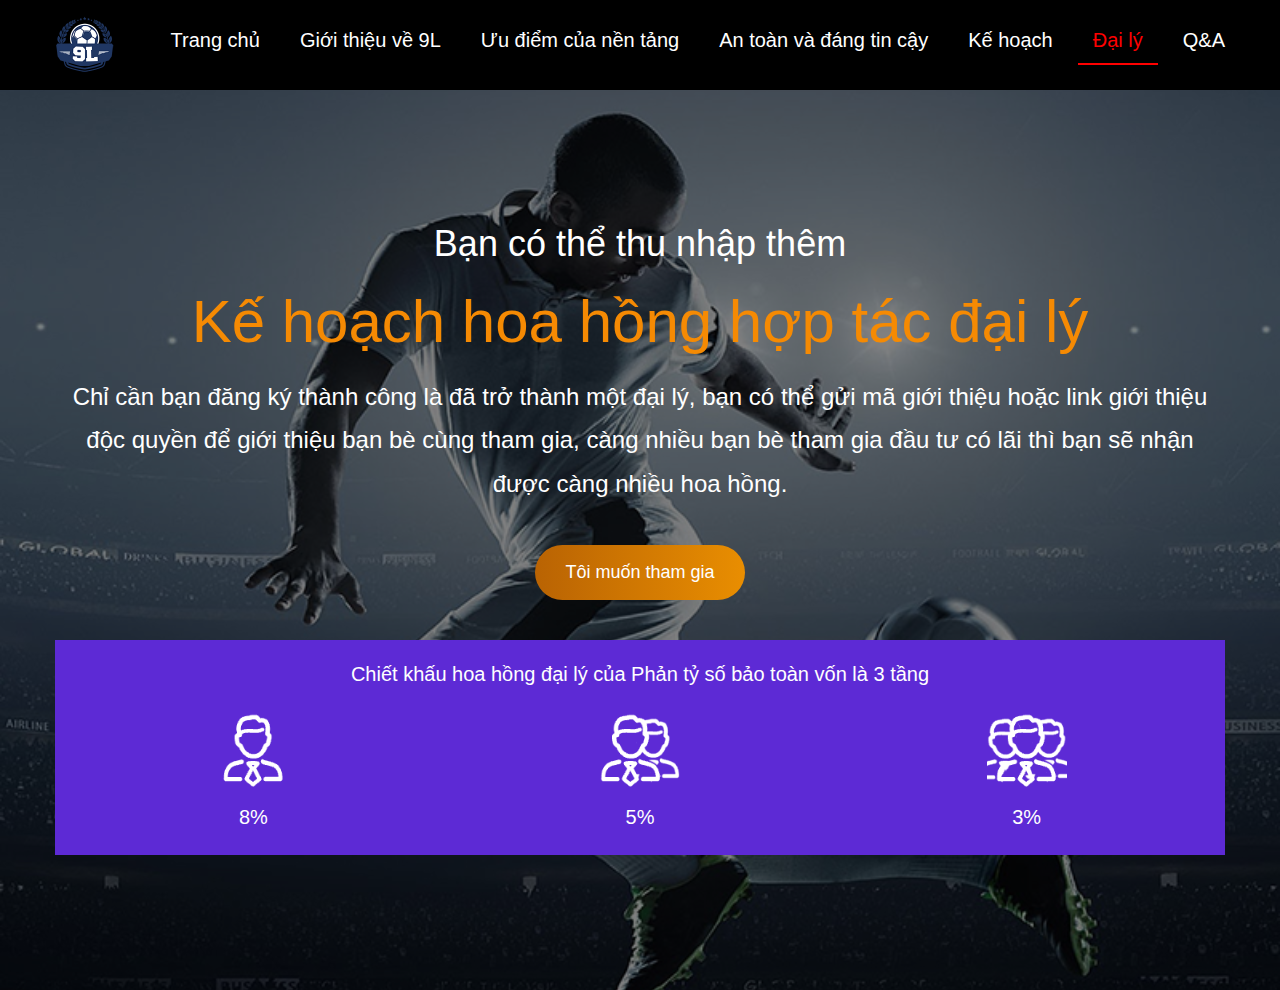
<file: job/daili.html>
<!DOCTYPE html>
<html>
  <head>
    <meta charset="UTF-8" />
    <meta name="renderer" content="webkit" />
    <meta name="force-rendering" content="webkit" />
    <meta http-equiv="X-UA-Compatible" content="IE=Edge,chrome=1" />
    <meta
      name="format-detection"
      content="telephone=no,telephone=no,email=no,adress=no"
    />
    <meta
      name="viewport"
      content="width=device-width,user-scalable=no,initial-scale=1.0,maximum-scale=1.0,minimum-scale=1.0"
    />
    <title>9L</title>
    <meta name="keywords" content="" />
    <meta name="description" content="" />
    <link rel="shortcut icon" href="images/favicon.ico" />
    <script src="js/jquery.min.js"></script>
    <script src="js/swiper-bundle.min.js"></script>
    <script src="js/bootstrap.min.js"></script>
    <script src="js/nav.js"></script>
    <link href="./fonts/iconfont.css" rel="stylesheet" type="text/css" />
    <link href="./css/bootstrap.css" rel="stylesheet" type="text/css" />
    <link href="./css/swiper-bundle.min.css" rel="stylesheet" type="text/css" />
    <link href="./css/style.css" rel="stylesheet" type="text/css" />
  </head>
  <body>
    <nav class="navbar navbar-default navbar-fixed-top">
      <div class="container">
        <div class="navbar-header">
          <button
            type="button"
            class="navbar-toggle collapsed"
            data-toggle="collapse"
            data-target="#navbar"
            aria-expanded="false"
            aria-controls="navbar"
          >
            <span class="sr-only">Toggle navigation</span>
            <span class="icon-bar"></span>
            <span class="icon-bar"></span>
            <span class="icon-bar"></span>
          </button>
          <a class="navbar-logo" href="#">
            <img src="images/logo.png" alt="" />
          </a>
        </div>
        <div id="navbar" class="navbar-collapse collapse">
          <ul class="nav navbar-nav navbar-right" id="nav">
            <li>
              <a href="index.html#home">Trang chủ</a>
            </li>
            <li class="">
              <a href="index.html#about">Giới thiệu về 9L</a>
            </li>
            <li class="">
              <a href="index.html#hedge">Ưu điểm của nền tảng</a>
            </li>
            <li class="">
              <a href="index.html#safe">An toàn và đáng tin cậy</a>
            </li>

            <li class="">
              <a href="jihua.html">Kế hoạch</a>
            </li>
            <li class="active">
              <a href="daili.html">Đại lý</a>
            </li>
            <li class="">
              <a href="qa.html">Q&A</a>
            </li>
          </ul>
        </div>
        <!--/.nav-collapse -->
      </div>
    </nav>
    <div
      class="block-8"
      style="background-image: url(images2/hinh-anh-dep-ve-bong-da-5.jpg)"
    >
      <div class="block8-inner container">
        <p class="text-0">Bạn có thể thu nhập thêm</p>
        <p class="text-1">Kế hoạch hoa hồng hợp tác đại lý</p>
        <p class="text-2">
          Chỉ cần bạn đăng ký thành công là đã trở thành một đại lý, bạn có thể
          gửi mã giới thiệu hoặc link giới thiệu độc quyền để giới thiệu bạn bè
          cùng tham gia, càng nhiều bạn bè tham gia đầu tư có lãi thì bạn sẽ
          nhận được càng nhiều hoa hồng.
        </p>
        <div class="flex-center">
          <span class="agent-btn">Tôi muốn tham gia</span>
        </div>
        <div class="row block-row">
          <div class="col-md-12">
            <div class="block-panel pk-panel">
              <div class="text-top">
                Chiết khấu hoa hồng đại lý của Phản tỷ số bảo toàn vốn là 3 tầng
              </div>
              <div class="row">
                <div class="col-xs-4">
                  <img src="images/jingli.png" alt="" />
                  <div class="text-2">8%</div>
                </div>
                <div class="col-xs-4">
                  <img src="images/jingli2.png" alt="" />
                  <div class="text-2">5%</div>
                </div>
                <div class="col-xs-4">
                  <img src="images/jingli3.png" alt="" />
                  <div class="text-2">3%</div>
                </div>
              </div>
            </div>
          </div>
          <!-- <div class="col-md-6">
            <div class="block-panel blue-panel">
              <div class="text-top">
                Chiết khấu hoa hồng của Giải Trí 9L cho cấp trên và cấp dưới
              </div>
              <div class="row">
                <div class="col-xs-4">
                  <img src="images/jingli.png" alt="" />
                  <div class="text-2">0.8%</div>
                </div>
                <div class="col-xs-4">
                  <img src="images/jingli2.png" alt="" />
                  <div class="text-2">0.5%</div>
                </div>
                <div class="col-xs-4">
                  <img src="images/jingli3.png" alt="" />
                  <div class="text-2">0.1%</div>
                </div>
              </div>
            </div>
          </div> -->
        </div>
      </div>
    </div>
    <!-- <div class="footer">
		xxxxxxx
	</div> -->
    <!-- <div class="kefu-link">
		<a href="https://chatlink.mstatik.com/widget/standalone.html?eid=cbdc792bf14258ccfcf34a6627a375ed&language=en" target="_blank" class="link">
			<img src="images/kefu.png" alt="">
		</a>
	</div> -->
  </body>
</html>
</file>
<file: fonts/iconfont.css>
@font-face {
  font-family: "iconfont"; /* Project id 3919670 */
  src: url("iconfont.woff2?t=1692645393512") format("woff2"),
    url("iconfont.woff?t=1692645393512") format("woff"),
    url("iconfont.ttf?t=1692645393512") format("truetype");
}

.iconfont {
  font-family: "iconfont" !important;
  font-size: 16px;
  font-style: normal;
  -webkit-font-smoothing: antialiased;
  -moz-osx-font-smoothing: grayscale;
}

.icon-arrow-down:before {
  content: "\e688";
}

.icon-eye:before {
  content: "\e751";
}

.icon-shoucang:before {
  content: "\e8b9";
}

.icon-shipin:before {
  content: "\e626";
}

.icon-cunchuguanli:before {
  content: "\e627";
}

.icon-xitongzidian:before {
  content: "\e659";
}

.icon-tupianshangchuan:before {
  content: "\e63a";
}

.icon-ai-i:before {
  content: "\e66e";
}

.icon-zixun123:before {
  content: "\e60a";
}

.icon-zhuye:before {
  content: "\e62d";
}

.icon-tianjiatupian:before {
  content: "\e639";
}

.icon-tianjiatupian_huaban:before {
  content: "\e62c";
}

.icon-xuanze3:before {
  content: "\e624";
}

.icon-USDT:before {
  content: "\e7f8";
}

.icon-weixin:before {
  content: "\e878";
}

.icon-zhifubao:before {
  content: "\e87b";
}

.icon-shijian3:before {
  content: "\e635";
}

.icon-dizhi2:before {
  content: "\e680";
}

.icon-mima:before {
  content: "\e665";
}

.icon-huiyuan:before {
  content: "\e610";
}

.icon-tuichu:before {
  content: "\e623";
}

.icon-shouyefill:before {
  content: "\e750";
}

.icon-shuxian:before {
  content: "\e638";
}

.icon-tianjia3:before {
  content: "\e620";
}

.icon-fenxiang:before {
  content: "\e61c";
}

.icon-wode3:before {
  content: "\f89d";
}

.icon-qianjin1:before {
  content: "\e653";
}

.icon-fanhui:before {
  content: "\e65b";
}

.icon-guanbi:before {
  content: "\e603";
}

.icon-sousuo:before {
  content: "\e618";
}

.icon-daohang:before {
  content: "\e62b";
}

.icon-jubao:before {
  content: "\e607";
}
</file>
<file: css/style.css>
@charset "utf-8";
div,
p {
  font-size: 16px;
}
img {
  max-width: 100%;
}
.index-section {
  padding: 80px 0;
  background-color: #1c1c1c;
}
.team-section {
  background: url(../images2/background-bong-da-3.jpg) center no-repeat;
  background-size: cover;
}
.box-button-banner {
  padding-top: 20px;
  display: flex;
  background-color: #1c1c1c;
  justify-content: center;
  column-gap: 30px;
}
.plat-section {
  background-color: #1c1c1c;
}
.adv-section {
  background-color: #141414;
}
.about-section {
  background-color: #1c1c1c;
}
.text-white {
  color: #ffffff;
}
.text-red {
  color: #ff0000;
}
.video-cell {
  display: flex;
}
.flex_bd {
  flex: 1;
}
.video-left {
  width: 480px;
  margin-right: 40px;
}
.video-left video {
  object-fit: contain;
  width: 100%;
  height: 100%;
}
.about-content {
  color: #999999;
  line-height: 1.78;
}
.site-head {
  margin-bottom: 20px;
}
.site-head h3 {
  font-size: 40px;
  color: #ff0000;
  margin-top: 0;
}
.site-head p {
  color: #999999;
}
.text-gray {
  color: #999999;
}

.adv-cell {
  position: relative;
}
.adv-pic {
  font-size: 0;
}
.adv-card {
  position: relative;
  z-index: 2;
  /* margin-top: -50px; */
  /* margin-left: 20px;
  margin-right: 20px;
  padding: 20px; */
}
.adv-card .adv-title {
  font-size: 22px;
  margin-bottom: 10px;
  font-weight: bold;
  color: #ffffff;
  margin-top: 10px;
}
.platform-cell {
  display: flex;
  justify-content: space-between;
  column-gap: 100px;
}
.platform-photo {
  width: 500px;
  /* margin-left: 50px; */
  margin-bottom: 20px;
}
.platform-photo img {
  width: 100%;
}
.plat-grid {
  line-height: 1.78;
}
.plat-grid p {
  margin-bottom: 20px;
}
.btn-foot .btn {
  height: 40px;
  padding: 0 20px;
}
.team-cells {
  /* background-color: #000000; */
  display: flex;
  justify-content: space-between;
}
.team-grid {
  /* padding: 0 40px; */
}
.t-3 {
  line-height: 1.58;
  margin-bottom: 20px;
  color: #fff;
}
.inv-panel {
  background-color: #ffffff;
  box-shadow: 1px 3px 10px rgba(0, 0, 0, 0.1);
  margin: 1px 3px 10px;
  padding: 20px;
  min-height: 100%;
}
.inv-panel .inv-ico {
  margin-bottom: 20px;
}
.inv-panel .inv-tit {
  margin-bottom: 10px;
  font-size: 20px;
}
.inv-panel .inv-desc {
  color: #999999;
  margin-bottom: 10px;
}
.site-honner-head {
  margin-bottom: 40px;
}
.honnerSwiper .swiper-wrapper {
  align-items: stretch;
}
.honnerSwiper .swiper-slide {
  height: auto;
  padding-bottom: 10px;
  min-height: 95%;
}
.h-pagination {
  text-align: center;
  margin-top: 20px;
}
.swiper-pagination-bullet-active {
  background-color: #ff0000;
}

.navbar-default {
  background-color: #000000;
  margin: 0;
  padding: 15px 0;
  border: 0;
}
.navbar-default .navbar-nav > li > a {
  position: relative;
  font-size: 20px;
}
.navbar-default .navbar-nav > li > a,
.navbar-default .navbar-nav > li > a:hover,
.navbar-default .navbar-nav > li > a:focus {
  color: #ffffff;
}
.navbar-default .navbar-nav > .active > a,
.navbar-default .navbar-nav > .active > a:focus,
.navbar-default .navbar-nav > .active > a:hover {
  color: #ff0000;
  background-color: transparent;
}

.navbar-default .navbar-nav > .active > a::before {
  background-color: #ff0000;
  height: 2px;
  width: 100%;
  position: absolute;
  left: 0;
  bottom: 0;
  content: '';
}
.index {
  padding-top: 80px;
}

.sw-pagination {
  width: 100%;
  position: absolute;
  bottom: 20px;
  left: 0;
  z-index: 12;
  text-align: center;
}

@media (min-width: 993px) {
  .team-cells {
    /* flex-direction: row-reverse; */
    /* column-gap: 20px; */
    column-gap: 100px;
  }
  .navbar-default .navbar-nav > li {
    margin-left: 10px;
  }
}

.index-banner {
  background-repeat: no-repeat;
  background-position: center;
  background-size: cover;
  height: 60vh;
}
.navbar-default .navbar-collapse,
.navbar-default .navbar-form {
  border: 0;
}
.navbar-collapse {
  box-shadow: 0 0 transparent;
}
.navbar-default .navbar-toggle:hover {
  background-color: #ff0000;
  border-color: #ff0000;
}
.navbar-default .navbar-toggle .icon-bar {
  background-color: #ff0000;
}
.navbar-default .navbar-toggle {
  border-color: #ff0000;
}
.navbar-default .navbar-toggle .icon-bar {
  background-color: #ffffff;
}
.index-banner {
  position: relative;
  overflow: hidden;
  display: flex;
  align-items: center;
  text-align: center;
  flex-direction: column;
  justify-content: center;
  color: #fff;
}
.sw-grid {
  position: relative;
  z-index: 33;
  max-width: 1000px;
  margin: 0 auto;
  text-align: center;
  color: #fff;
}
.index-banner::before {
  content: '';
  width: 100%;
  height: 100%;
  background-color: #000000;
  opacity: 0.4;
  position: absolute;
  left: 0;
  top: 0;
}
.sw-grid {
  padding: 30px;
}
.sw-grid p {
  font-size: 30px;
  opacity: 0.7;
}
.sw-grid h2 {
  font-size: 60px;
}
.team-photo img {
  max-width: 100%;
  margin-bottom: 20px;
}
.adv-pic img {
  width: 100%;
}
@media (max-width: 992px) {
  .box-button-banner {
    row-gap: 10px;
    flex-direction: column;
    align-items: center;
  }
  .team-cells {
    /* flex-direction: row-reverse; */
    column-gap: 20px;
  }
  .index-banner {
    height: 20vh;
  }
  .sw-grid p {
    font-size: 15px;
  }
  .sw-grid h2 {
    font-size: 30px;
  }
  .navbar-default {
    padding: 15px 10px;
  }
  .navbar-default .navbar-nav > li {
    padding: 10px 0;
  }
  .navbar-default .navbar-nav > li > a {
    padding: 20px;
  }
  .video-cell {
    display: block;
  }
  .video-left {
    margin-right: 0;
    width: 100%;
  }
  .video-left img {
    width: 100%;
  }
  .adv-pic img {
    width: 100%;
  }
  .adv-cell {
    padding: 20px 0;
  }
  .platform-cell {
    display: block;
  }
  .platform-photo {
    /* margin: 50px 0 0 0; */
    width: 100%;
  }
  .platform-photo img {
    width: 100%;
  }
  .team-cells {
    display: block;
  }

  .team-grid {
    /* padding: 20px; */
  }
  /* .team-photo img {
    max-width: 500px;
  } */
}
@media (min-width: 992px) {
  .platform-photo {
    /* margin-top: 120px; */
  }
}
@media (min-width: 1492px) {
  .logo-qa {
    position: absolute;
    left: -100px;
    top: -34px;
    display: block !important;
    width: 150px;
  }
  .sw-grid h2 {
    font-size: 80px;
  }
  .adv-card {
    min-height: 400px;
  }
  .team-photo img {
    max-width: 400px;
  }
}
.navbar-logo {
  display: block;
}
.navbar-logo img {
  height: 60px;
}

.kefu-link {
  position: fixed;
  right: 15px;
  bottom: 16%;
}
.kefu-link .link {
  display: block;
}
.kefu-link img {
  width: 60px;
}
.footer {
  text-align: center;
  padding: 20px 15px;
  color: #ffffff;
  background-color: #000000;
}

.block-8 {
  position: relative;
  min-height: 100vh;
  margin-top: 90px;
  background-repeat: no-repeat;
  background-size: cover;
  background-position: center;
  background-color: grey;
  background-blend-mode: multiply;
}
.img-box {
  background-repeat: no-repeat;
  background-size: cover;
  background-position: center;
}
.block8-bg {
  background-repeat: no-repeat;
  background-size: cover;
  background-position: center;
  background-image: url(../images/block8.jpg);
}
.block-8 .block8-inner {
  /* position: absolute;
  top: 0;
  bottom: 0;
  left: 0;
  right: 0; */
  padding-top: 10%;
  /* width: 58%; */
  left: auto;
  right: 2%;
  text-align: center;
  color: #ffffff;
}
.block8-inner .text-0 {
  font-size: 36px;
}
.block8-inner .text-1 {
  font-size: 60px;
  color: #f58a03;
}
.block8-inner .text-2 {
  line-height: 1.8;
  font-size: 24px;
  margin-bottom: 40px;
}
.flex-center {
  display: -webkit-box;
  display: -ms-flexbox;
  display: flex;
  -webkit-box-pack: center;
  -ms-flex-pack: center;
  justify-content: center;
}
.block8-inner .agent-btn {
  background-image: -webkit-gradient(
    linear,
    left top,
    right top,
    from(#b96303),
    to(#e98e01)
  );
  background-image: -o-linear-gradient(left, #b96303, #e98e01);
  background-image: linear-gradient(90deg, #b96303, #e98e01);
  color: #fff;
  padding: 15px 30px;
  font-size: 18px;
  border-radius: 30px;
}
.text-top {
  font-size: 20px;
  margin-bottom: 20px;
}
.block-row img {
  width: 80px;
}
.pk-panel {
  background-color: #5d2ad5;
}
.blue-panel {
  background-color: #42a8fe;
}
.block-panel .text-2 {
  margin-bottom: 0;
  font-size: 20px;
  margin-top: 10px;
}
.block-row {
  margin-top: 40px;
}
.block-panel {
  padding: 20px;
}
@media (max-width: 767px) {
  .block-8 {
    min-height: 130vh;
  }
  .block-8 .block8-inner {
    width: 100%;
    right: 0;
    padding: 20px;
  }
  .block8-inner .text-0 {
    font-size: 18px;
  }
  .block8-inner .text-1 {
    font-size: 30px;
  }
  .block8-inner .text-2 {
    font-size: 16px;
    margin-bottom: 30px;
  }
  .block-row img {
    width: 40px;
  }
  .block-panel .text-2 {
    margin-bottom: 0;
  }
}
.qa-head {
  font-size: 50px;
  color: #f58a03;
  text-align: center;
  margin-bottom: 40px;
}
.qa-section {
  background: url(../images/tbg.jpg) center no-repeat;
  background-size: cover;
  min-height: 100vh;
  padding-top: 90px;
}
.qa-section .container {
  padding: 70px 0;
  max-width: 800px;
}
.qa-tabs {
  display: flex;
  justify-content: center;
  flex-wrap: wrap;
}
.qa-tabs li {
  padding: 5px;
}
.qa-tabs li a {
  border-radius: 40px;
  background-image: -webkit-gradient(
    linear,
    left top,
    right top,
    from(#e6e6e6),
    to(#f8f8f8)
  );
  background-image: -o-linear-gradient(left, #e6e6e6, #f8f8f8);
  background-image: linear-gradient(90deg, #e6e6e6, #f8f8f8);
  padding: 10px 20px;
  cursor: pointer;
  text-align: center;
  color: #333;
}
.qa-tabs li.active a {
  background-image: -webkit-gradient(
    linear,
    left top,
    right top,
    from(#b96303),
    to(#e98e01)
  );
  background-image: -o-linear-gradient(left, #b96303, #e98e01);
  background-image: linear-gradient(90deg, #b96303, #e98e01);
  color: #fff;
}
.panel-qa {
  background-color: transparent;
}
.panel-qa .panel-heading {
  padding: 0;
}
.panel-qa .panel-heading a {
  display: flex;
  padding: 15px 0;
  font-size: 18px;
  text-decoration: none;
}
.panel-qa .panel-heading a .icon-arrow-down {
  margin-left: auto;
}
.panel-qa .panel-body {
  color: #f58a03;
  padding: 15px 0;
  line-height: 1.8;
}
.qa-main .panel-group {
  padding: 20px 8%;
}
.qa-main {
  position: relative;
}
.qa-main .logo-qa {
  display: none;
}
@media (max-width: 768px) {
  .qa-tabs {
    padding: 0 2%;
  }
  .qa-tabs li {
    width: 50%;
  }
  .qa-section {
    background-position: 30% center;
  }
}

.jh-section {
  background: url(../images/block4-bg.a5976bd7.jpg) center no-repeat;
  background-size: cover;
  padding-top: 90px;
  min-height: 100vh;
  padding-left: 15px;
  padding-right: 15px;
}
.jh-section .container {
  padding: 70px 0;
}

.section-head {
  margin-bottom: 80px;
  text-align: center;
}
.section-head .text-0 {
  color: #f58a03;
  font-size: 48px;
}
.section-head .text-1 {
  font-size: 20px;
  margin-top: 20px;
}
.jh-item {
  width: 220px;
  text-align: center;
  margin-left: auto;
  margin-right: auto;
  box-shadow: rgba(0, 0, 0, 0.3) 3px 3px 6px 0px;
  background-size: contain;
  background-color: rgb(255, 255, 255);
  padding-top: 110px;
  background-repeat: no-repeat;
}
.item-1 {
  background-image: url(../images/block4-1.86028924.jpg);
}
.item-2 {
  background-image: url(../images/block4-2.8b9c75a6.jpg);
}
.item-3 {
  background-image: url(../images/block4-3.a5226733.jpg);
}
.item-4 {
  background-image: url(../images/block4-4.f4c6aff0.jpg);
}

.jh-section .container {
  max-width: 1100px;
}
.jh-item .ball {
  background: #ffffff url(../images/qiu.png) center no-repeat;
  width: 65px;
  height: 65px;
  margin: 0 auto;
  border-width: 8px;
  border-style: solid;
  border-color: rgb(255, 255, 255);
  border-image: initial;
  border-radius: 50%;
  margin: 0px auto;
}
.jh-item .text-5 {
  background-color: #1c295c;
  color: #ffffff;
  line-height: 1.7;
  padding: 15px 10px;
  font-size: 14px;
}
.jh-item .text-3 {
  color: #f58a03;
  font-weight: bold;
  font-size: 20px;
  margin-bottom: 20px;
}
.jh-item .text-4 {
  color: #f58a03;
  font-weight: bold;
  font-size: 70px;
  line-height: 1;
  margin-bottom: 20px;
}
.jh-row {
  display: flex;
  overflow-x: auto;
  max-width: 100%;
  padding: 16px 0;
  justify-content: center;
}
.jh-row .col {
  padding: 0 12px;
}

@media (max-width: 768px) {
  .section-head {
    margin-bottom: 50px;
  }
  .section-head .text-0 {
    font-size: 28px;
  }
  .section-head .text-1 {
    font-size: 16px;
    margin-top: 20px;
  }
}
</file>
<file: job/fonts/iconfont.css>
@font-face {
  font-family: "iconfont"; /* Project id 3919670 */
  src: url("iconfont.woff2?t=1692645393512") format("woff2"),
    url("iconfont.woff?t=1692645393512") format("woff"),
    url("iconfont.ttf?t=1692645393512") format("truetype");
}

.iconfont {
  font-family: "iconfont" !important;
  font-size: 16px;
  font-style: normal;
  -webkit-font-smoothing: antialiased;
  -moz-osx-font-smoothing: grayscale;
}

.icon-arrow-down:before {
  content: "\e688";
}

.icon-eye:before {
  content: "\e751";
}

.icon-shoucang:before {
  content: "\e8b9";
}

.icon-shipin:before {
  content: "\e626";
}

.icon-cunchuguanli:before {
  content: "\e627";
}

.icon-xitongzidian:before {
  content: "\e659";
}

.icon-tupianshangchuan:before {
  content: "\e63a";
}

.icon-ai-i:before {
  content: "\e66e";
}

.icon-zixun123:before {
  content: "\e60a";
}

.icon-zhuye:before {
  content: "\e62d";
}

.icon-tianjiatupian:before {
  content: "\e639";
}

.icon-tianjiatupian_huaban:before {
  content: "\e62c";
}

.icon-xuanze3:before {
  content: "\e624";
}

.icon-USDT:before {
  content: "\e7f8";
}

.icon-weixin:before {
  content: "\e878";
}

.icon-zhifubao:before {
  content: "\e87b";
}

.icon-shijian3:before {
  content: "\e635";
}

.icon-dizhi2:before {
  content: "\e680";
}

.icon-mima:before {
  content: "\e665";
}

.icon-huiyuan:before {
  content: "\e610";
}

.icon-tuichu:before {
  content: "\e623";
}

.icon-shouyefill:before {
  content: "\e750";
}

.icon-shuxian:before {
  content: "\e638";
}

.icon-tianjia3:before {
  content: "\e620";
}

.icon-fenxiang:before {
  content: "\e61c";
}

.icon-wode3:before {
  content: "\f89d";
}

.icon-qianjin1:before {
  content: "\e653";
}

.icon-fanhui:before {
  content: "\e65b";
}

.icon-guanbi:before {
  content: "\e603";
}

.icon-sousuo:before {
  content: "\e618";
}

.icon-daohang:before {
  content: "\e62b";
}

.icon-jubao:before {
  content: "\e607";
}
</file>
<file: job/css/style.css>
@charset "utf-8";
div,
p {
  font-size: 16px;
}
img {
  max-width: 100%;
}
.index-section {
  padding: 80px 0;
  background-color: #1c1c1c;
}
.team-section {
  background: url(../images2/background-bong-da-3.jpg) center no-repeat;
  background-size: cover;
}
.plat-section {
  background-color: #1c1c1c;
}
.adv-section {
  background-color: #141414;
}
.about-section {
  background-color: #1c1c1c;
}
.text-white{
  color: #ffffff;
}
.text-red{
  color: #ff0000;
}
.video-cell {
  display: flex;
}
.flex_bd {
  flex: 1;
}
.video-left {
  width: 480px;
  margin-right: 40px;
}
.video-left video {
  object-fit: contain;
  width: 100%;
  height: 100%;
}
.about-content {
  color: #999999;
  line-height: 1.78;
}
.site-head {
  margin-bottom: 20px;
}
.site-head h3 {
  font-size: 40px;
  color: #ff0000;
  margin-top: 0;
}
.site-head p {
  color: #999999;
}
.text-gray {
  color: #999999;
}

.adv-cell {
  position: relative;
}
.adv-pic {
  font-size: 0;
}
.adv-card {
  position: relative;
  z-index: 2;
  /* margin-top: -50px; */
  /* margin-left: 20px;
  margin-right: 20px;
  padding: 20px; */
}
.adv-card .adv-title {
  font-size: 22px;
  margin-bottom: 10px;
  font-weight: bold;
  color:#ffffff;
  margin-top:10px;
}
.platform-cell {
  display: flex;
  justify-content: space-between;
  column-gap: 100px;
}
.platform-photo {
  width: 500px;
  /* margin-left: 50px; */
  margin-bottom: 20px;
}
.platform-photo img {
  width: 100%;
}
.plat-grid {
  line-height: 1.78;
}
.plat-grid p {
  margin-bottom: 20px;
}
.btn-foot .btn {
  height: 40px;
  padding: 0 20px;
}
.team-cells {
  /* background-color: #000000; */
  display: flex;
  justify-content: space-between;
  
}
.team-grid {
  /* padding: 0 40px; */
}
.t-3 {
  line-height: 1.58;
  margin-bottom: 20px;
  color: #fff;
}
.inv-panel {
  background-color: #ffffff;
  box-shadow: 1px 3px 10px rgba(0, 0, 0, 0.1);
  margin: 1px 3px 10px;
  padding: 20px;
  min-height: 100%;
}
.inv-panel .inv-ico {
  margin-bottom: 20px;
}
.inv-panel .inv-tit {
  margin-bottom: 10px;
  font-size: 20px;
}
.inv-panel .inv-desc {
  color: #999999;
  margin-bottom: 10px;
}
.site-honner-head {
  margin-bottom: 40px;
}
.honnerSwiper .swiper-wrapper {
  align-items: stretch;
}
.honnerSwiper .swiper-slide {
  height: auto;
  padding-bottom: 10px;
  min-height: 95%;
}
.h-pagination {
  text-align: center;
  margin-top: 20px;
}
.swiper-pagination-bullet-active {
  background-color: #ff0000;
}

.navbar-default {
  background-color: #000000;
  margin: 0;
  padding: 15px 0;
  border: 0;
}
.navbar-default .navbar-nav > li > a {
  position: relative;
  font-size: 20px;
}
.navbar-default .navbar-nav > li > a,
.navbar-default .navbar-nav > li > a:hover,
.navbar-default .navbar-nav > li > a:focus {
  color: #ffffff;
}
.navbar-default .navbar-nav > .active > a,
.navbar-default .navbar-nav > .active > a:focus,
.navbar-default .navbar-nav > .active > a:hover {
  color: #ff0000;
  background-color: transparent;
}

.navbar-default .navbar-nav > .active > a::before {
  background-color: #ff0000;
  height: 2px;
  width: 100%;
  position: absolute;
  left: 0;
  bottom: 0;
  content: "";
}
.index {
  padding-top: 80px;
}

.sw-pagination {
  width: 100%;
  position: absolute;
  bottom: 20px;
  left: 0;
  z-index: 12;
  text-align: center;
}

@media (min-width: 993px) {
  .team-cells {
    /* flex-direction: row-reverse; */
    /* column-gap: 20px; */
    column-gap: 100px;
  }
  .navbar-default .navbar-nav > li {
    margin-left: 10px;
  }
}

.index-banner {
  background-repeat: no-repeat;
  background-position: center;
  background-size: cover;
  height: calc(100vh - 120px);
}
.navbar-default .navbar-collapse,
.navbar-default .navbar-form {
  border: 0;
}
.navbar-collapse {
  box-shadow: 0 0 transparent;
}
.navbar-default .navbar-toggle:hover {
  background-color: #ff0000;
  border-color: #ff0000;
}
.navbar-default .navbar-toggle .icon-bar {
  background-color: #ff0000;
}
.navbar-default .navbar-toggle {
  border-color: #ff0000;
}
.navbar-default .navbar-toggle .icon-bar {
  background-color: #ffffff;
}
.index-banner {
  position: relative;
  overflow: hidden;
  display: flex;
  align-items: center;
  text-align: center;
  flex-direction: column;
  justify-content: center;
  color: #fff;
}
.sw-grid {
  position: relative;
  z-index: 33;
  max-width: 1000px;
  margin: 0 auto;
  text-align: center;
  color: #fff;
}
.index-banner::before {
  content: "";
  width: 100%;
  height: 100%;
  background-color: #000000;
  opacity: 0.4;
  position: absolute;
  left: 0;
  top: 0;
}
.sw-grid {
  padding: 30px;
}
.sw-grid p {
  font-size: 30px;
  opacity: 0.7;
}
.sw-grid h2 {
  font-size: 60px;
}
.team-photo img {
  max-width: 100%;
  margin-bottom: 20px;
}
.adv-pic img {
  width: 100%;
}
@media (max-width: 992px) {
  .team-cells {
    /* flex-direction: row-reverse; */
    column-gap: 20px;
  }
  .index-banner {
    height: 50vh;
  }
  .sw-grid p {
    font-size: 15px;
  }
  .sw-grid h2 {
    font-size: 30px;
  }
  .navbar-default {
    padding: 15px 10px;
  }
  .navbar-default .navbar-nav > li {
    padding: 10px 0;
  }
  .navbar-default .navbar-nav > li > a {
    padding: 20px;
  }
  .video-cell {
    display: block;
  }
  .video-left {
    margin-right: 0;
    width: 100%;
  }
  .video-left img {
    width: 100%;
  }
  .adv-pic img {
    width: 100%;
  }
  .adv-cell {
    padding: 20px 0;
  }
  .platform-cell {
    display: block;
  }
  .platform-photo {
    /* margin: 50px 0 0 0; */
    width: 100%;
  }
  .platform-photo img {
    width: 100%;
  }
  .team-cells {
    display: block;
  }
  
  .team-grid {
    /* padding: 20px; */
  }
  /* .team-photo img {
    max-width: 500px;
  } */
}
@media (min-width: 992px) {
  .platform-photo {
    /* margin-top: 120px; */
  }
}
@media (min-width: 1492px) {
  .sw-grid h2 {
    font-size: 80px;
  }
  .adv-card {
    min-height: 400px;
  }
  .team-photo img {
    max-width: 400px;
  }
}
.navbar-logo {
  display: block;
}
.navbar-logo img {
  height: 60px;
}

.kefu-link {
  position: fixed;
  right: 15px;
  bottom: 16%;
}
.kefu-link .link {
  display: block;
}
.kefu-link img {
  width: 60px;
}
.footer {
  text-align: center;
  padding: 20px 15px;
  color: #ffffff;
  background-color: #000000;
}

.block-8 {
  position: relative;
  min-height: 100vh;
  margin-top: 90px;
  background-repeat: no-repeat;
  background-size: cover;
  background-position: center;
  background-color: grey;
  background-blend-mode: multiply;
}
.img-box {
  background-repeat: no-repeat;
  background-size: cover;
  background-position: center;
}
.block8-bg {
  background-repeat: no-repeat;
  background-size: cover;
  background-position: center;
  background-image: url(../images/block8.jpg);
}
.block-8 .block8-inner {
  /* position: absolute;
  top: 0;
  bottom: 0;
  left: 0;
  right: 0; */
  padding-top: 10%;
  /* width: 58%; */
  left: auto;
  right: 2%;
  text-align: center;
  color: #ffffff;
}
.block8-inner .text-0 {
  font-size: 36px;
}
.block8-inner .text-1 {
  font-size: 60px;
  color: #f58a03;
}
.block8-inner .text-2 {
  line-height: 1.8;
  font-size: 24px;
  margin-bottom: 40px;
}
.flex-center {
  display: -webkit-box;
  display: -ms-flexbox;
  display: flex;
  -webkit-box-pack: center;
  -ms-flex-pack: center;
  justify-content: center;
}
.block8-inner .agent-btn {
  background-image: -webkit-gradient(
    linear,
    left top,
    right top,
    from(#b96303),
    to(#e98e01)
  );
  background-image: -o-linear-gradient(left, #b96303, #e98e01);
  background-image: linear-gradient(90deg, #b96303, #e98e01);
  color: #fff;
  padding: 15px 30px;
  font-size: 18px;
  border-radius: 30px;
}
.text-top {
  font-size: 20px;
  margin-bottom: 20px;
}
.block-row img {
  width: 80px;
}
.pk-panel {
  background-color: #5d2ad5;
}
.blue-panel {
  background-color: #42a8fe;
}
.block-panel .text-2 {
  margin-bottom: 0;
  font-size: 20px;
  margin-top: 10px;
}
.block-row {
  margin-top: 40px;
}
.block-panel {
  padding: 20px;
}
@media (max-width: 767px) {
  .block-8 {
    min-height: 130vh;
  }
  .block-8 .block8-inner {
    width: 100%;
    right: 0;
    padding: 20px;
  }
  .block8-inner .text-0 {
    font-size: 18px;
  }
  .block8-inner .text-1 {
    font-size: 30px;
  }
  .block8-inner .text-2 {
    font-size: 16px;
    margin-bottom: 30px;
  }
  .block-row img {
    width: 40px;
  }
  .block-panel .text-2 {
    margin-bottom: 0;
  }
}
.qa-head {
  font-size: 50px;
  color: #f58a03;
  text-align: center;
  margin-bottom: 40px;
}
.qa-section {
  background: url(../images/tbg.jpg) center no-repeat;
  background-size: cover;
  min-height: 100vh;
  padding-top: 90px;
}
.qa-section .container {
  padding: 70px 0;
  max-width: 800px;
}
.qa-tabs {
  display: flex;
  justify-content: center;
  flex-wrap: wrap;
}
.qa-tabs li {
  padding: 5px;
}
.qa-tabs li a {
  border-radius: 40px;
  background-image: -webkit-gradient(
    linear,
    left top,
    right top,
    from(#e6e6e6),
    to(#f8f8f8)
  );
  background-image: -o-linear-gradient(left, #e6e6e6, #f8f8f8);
  background-image: linear-gradient(90deg, #e6e6e6, #f8f8f8);
  padding: 10px 20px;
  cursor: pointer;
  text-align: center;
  color: #333;
}
.qa-tabs li.active a {
  background-image: -webkit-gradient(
    linear,
    left top,
    right top,
    from(#b96303),
    to(#e98e01)
  );
  background-image: -o-linear-gradient(left, #b96303, #e98e01);
  background-image: linear-gradient(90deg, #b96303, #e98e01);
  color: #fff;
}
.panel-qa {
  background-color: transparent;
}
.panel-qa .panel-heading {
  padding: 0;
}
.panel-qa .panel-heading a {
  display: flex;
  padding: 15px 0;
  font-size: 18px;
  text-decoration: none;
}
.panel-qa .panel-heading a .icon-arrow-down {
  margin-left: auto;
}
.panel-qa .panel-body {
  color: #f58a03;
  padding: 15px 0;
  line-height: 1.8;
}
.qa-main .panel-group {
  padding: 20px 8%;
}
@media (max-width: 768px) {
  .qa-tabs {
    padding: 0 2%;
  }
  .qa-tabs li {
    width: 50%;
  }
  .qa-section {
    background-position: 30% center;
  }
}

.jh-section {
  background: url(../images/block4-bg.a5976bd7.jpg) center no-repeat;
  background-size: cover;
  padding-top: 90px;
  min-height: 100vh;
  padding-left: 15px;
  padding-right: 15px;
}
.jh-section .container {
  padding: 70px 0;
}

.section-head {
  margin-bottom: 80px;
  text-align: center;
}
.section-head .text-0 {
  color: #f58a03;
  font-size: 48px;
}
.section-head .text-1 {
  font-size: 20px;
  margin-top: 20px;
}
.jh-item {
  width: 220px;
  text-align: center;
  margin-left: auto;
  margin-right: auto;
  box-shadow: rgba(0, 0, 0, 0.3) 3px 3px 6px 0px;
  background-size: contain;
  background-color: rgb(255, 255, 255);
  padding-top: 110px;
  background-repeat: no-repeat;
}
.item-1 {
  background-image: url(../images/block4-1.86028924.jpg);
}
.item-2 {
  background-image: url(../images/block4-2.8b9c75a6.jpg);
}
.item-3 {
  background-image: url(../images/block4-3.a5226733.jpg);
}
.item-4 {
  background-image: url(../images/block4-4.f4c6aff0.jpg);
}

.jh-section .container {
  max-width: 1100px;
}
.jh-item .ball {
  background: #ffffff url(../images/qiu.png) center no-repeat;
  width: 65px;
  height: 65px;
  margin: 0 auto;
  border-width: 8px;
  border-style: solid;
  border-color: rgb(255, 255, 255);
  border-image: initial;
  border-radius: 50%;
  margin: 0px auto;
}
.jh-item .text-5 {
  background-color: #1c295c;
  color: #ffffff;
  line-height: 1.7;
  padding: 15px 10px;
  font-size: 14px;
}
.jh-item .text-3 {
  color: #f58a03;
  font-weight: bold;
  font-size: 20px;
  margin-bottom: 20px;
}
.jh-item .text-4 {
  color: #f58a03;
  font-weight: bold;
  font-size: 70px;
  line-height: 1;
  margin-bottom: 20px;
}
.jh-row {
  display: flex;
  overflow-x: auto;
  max-width: 100%;
  padding: 16px 0;
  justify-content: center;
}
.jh-row .col {
  padding: 0 12px;
}

@media (max-width: 768px) {
  .section-head {
    margin-bottom: 50px;
  }
  .section-head .text-0 {
    font-size: 28px;
  }
  .section-head .text-1 {
    font-size: 16px;
    margin-top: 20px;
  }
}
</file>
